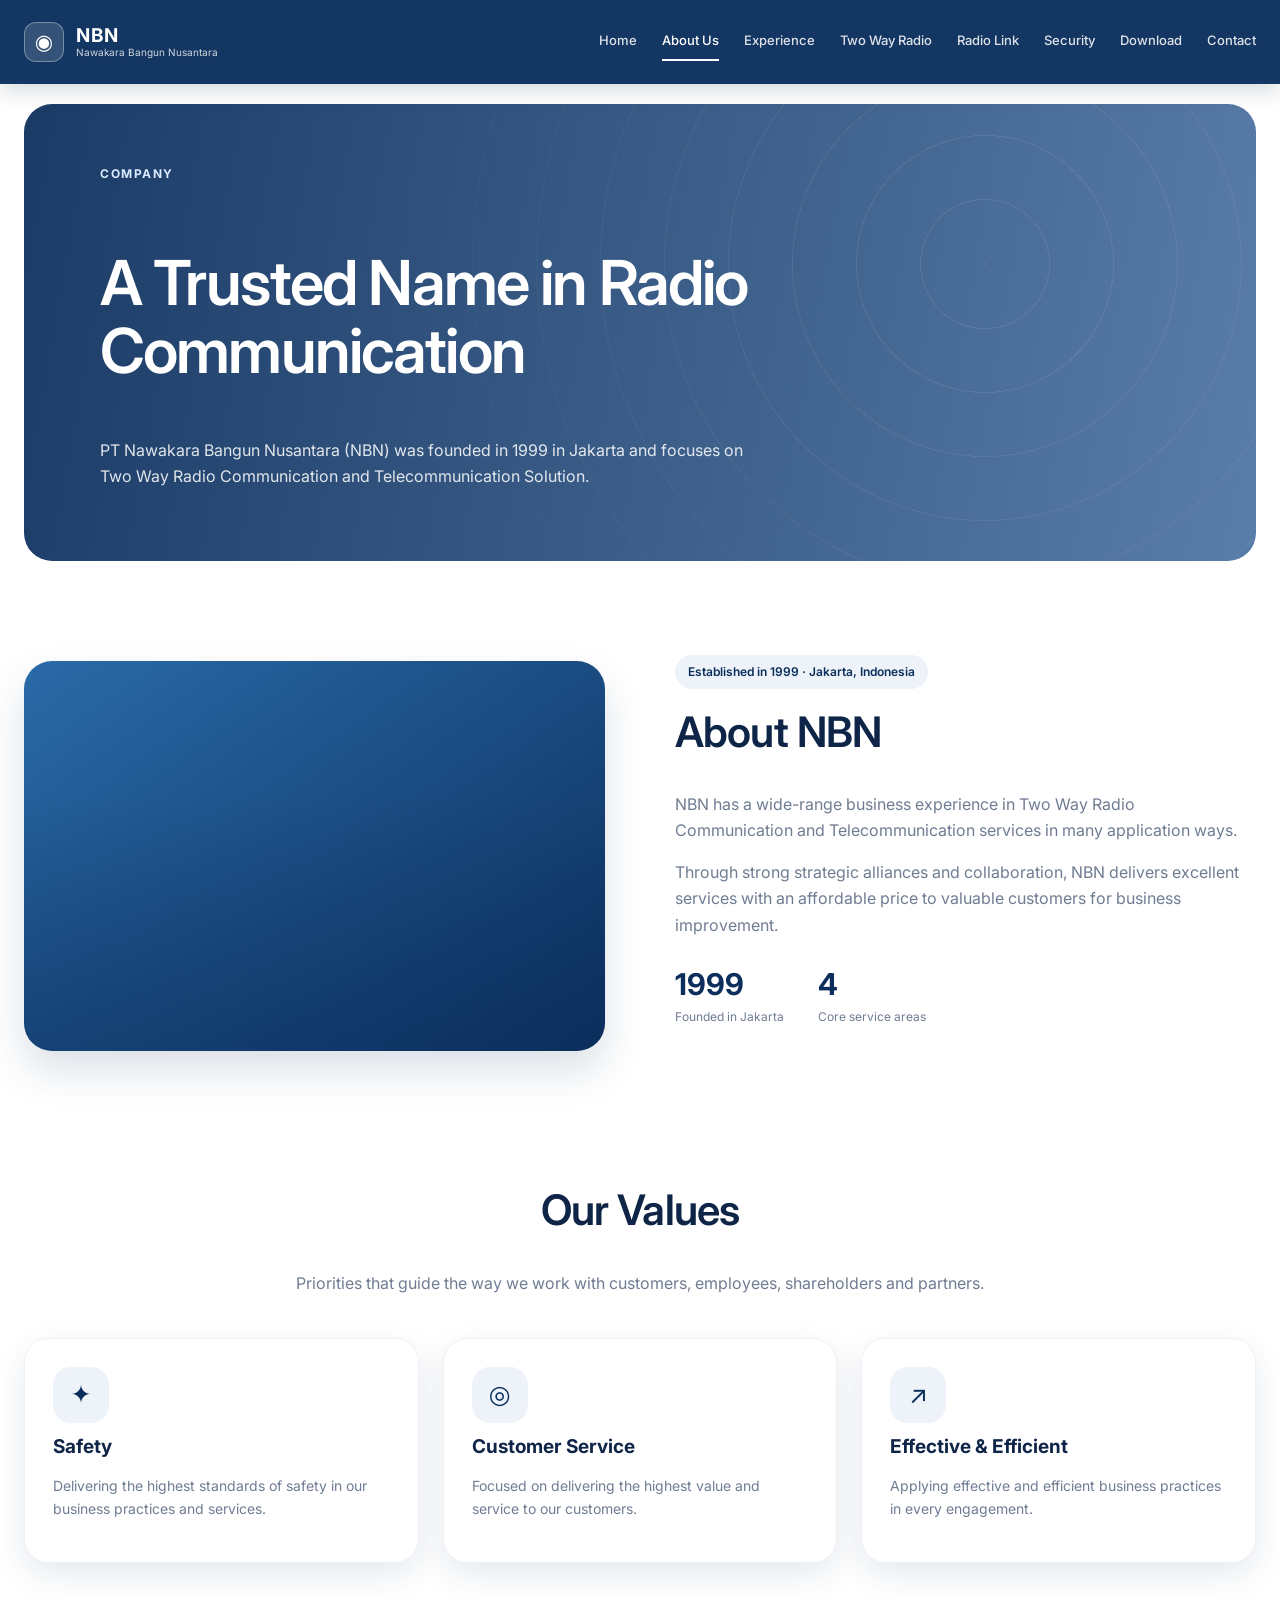
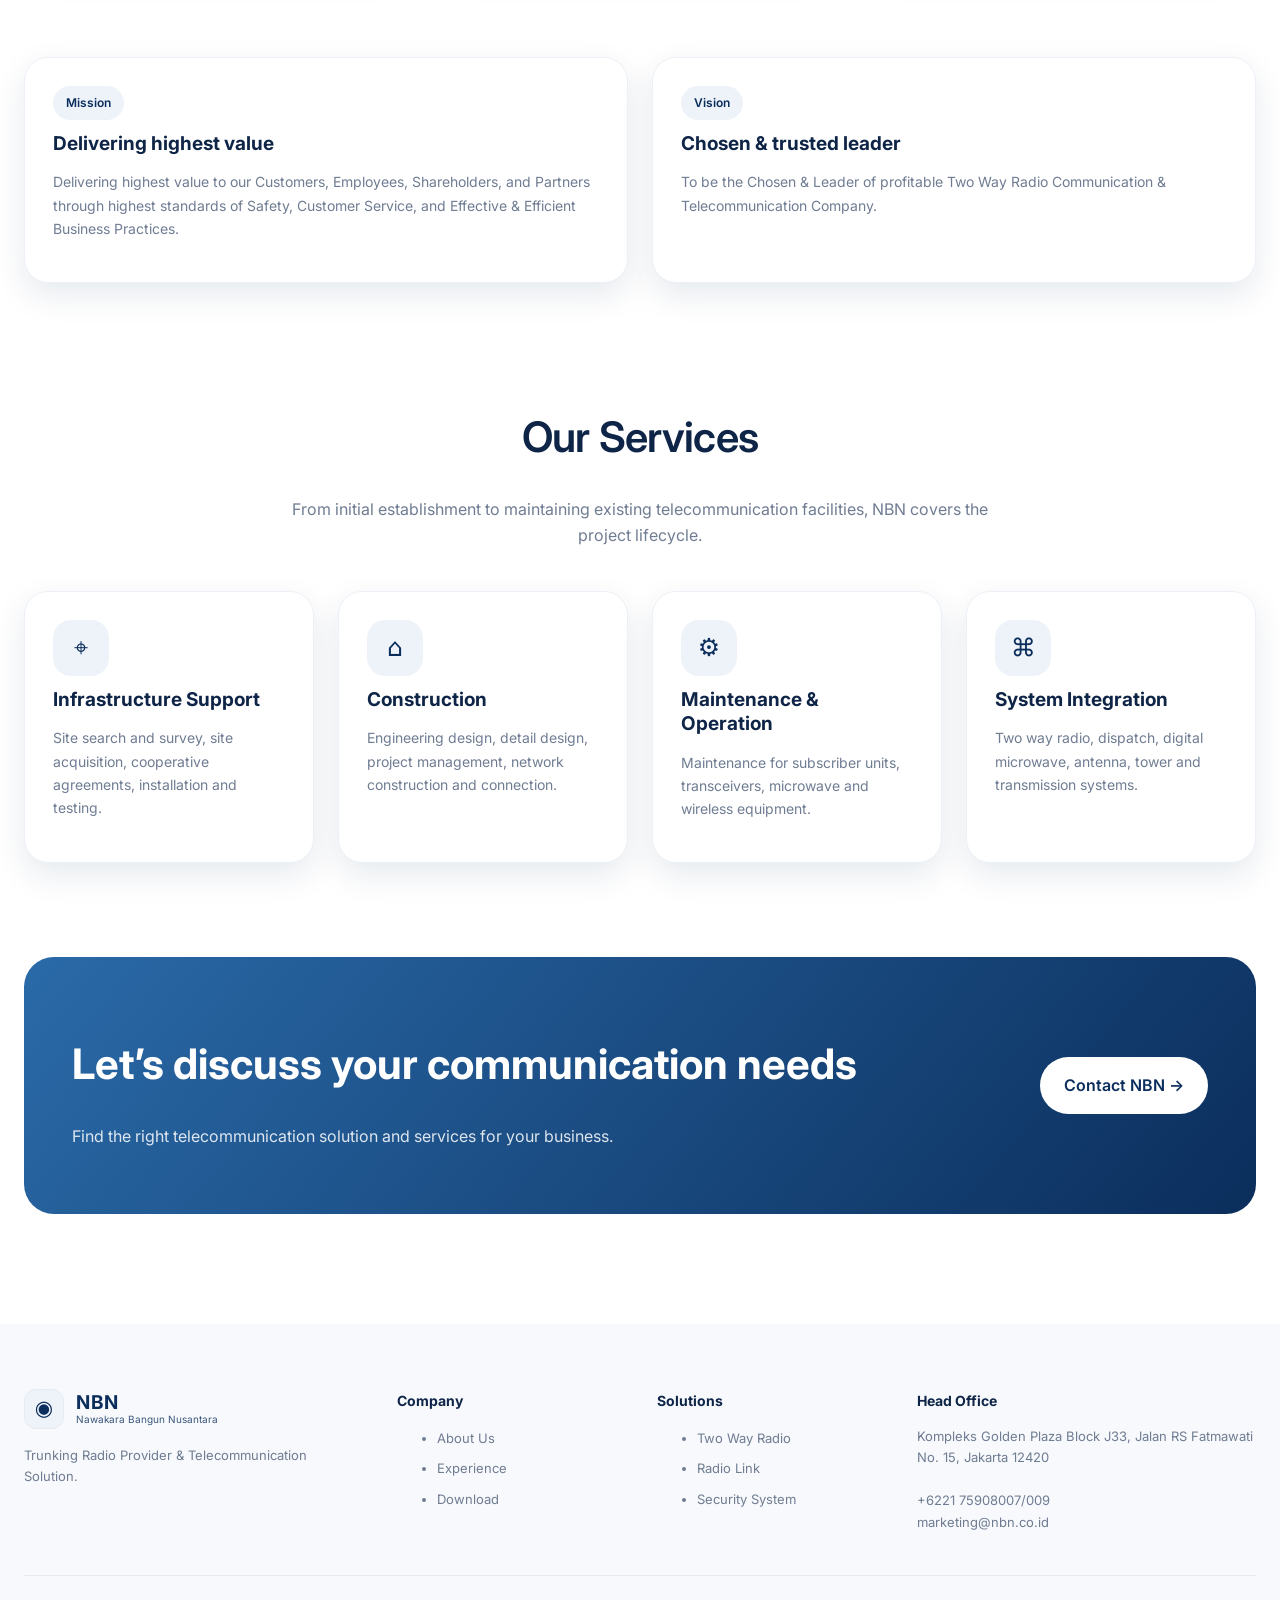
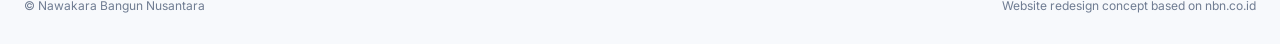
<file: nbn-website-redesign/about.html>
<!doctype html>
<html lang="en">
    <head>
        <meta charset="utf-8">
        <meta name="viewport" content="width=device-width,initial-scale=1">
        <meta name="description" content="About Us - PT Nawakara Bangun Nusantara">
        <title>About Us | NBN</title>
        <link rel="stylesheet" href="assets/styles.css">
    </head>
    <body>
        <header class="nav">
            <div class="nav__inner">
                <a class="logo" href="index.html">
                    <span class="logo__mark">◉</span>
                    <span class="logo__text"><b>NBN</b><small>Nawakara Bangun Nusantara</small></span>
                </a>
                <button class="nav__toggle" aria-label="Toggle navigation" aria-expanded="false">☰</button>
                <nav class="nav__menu" aria-label="Main navigation">
                    <a class="" href="index.html">Home</a>
                    <a class="active" href="about.html">About Us</a>
                    <a class="" href="experience.html">Experience</a>
                    <a class="" href="radio.html">Two Way Radio</a>
                    <a class="" href="radiolink.html">Radio Link</a>
                    <a class="" href="security.html">Security</a>
                    <a class="" href="download.html">Download</a>
                    <a class="" href="contact.html">Contact</a>
                </nav>
            </div>
        </header>
        <main>
            <section class="page-hero" style="--hero-image:url(https://www.nbn.co.id/assets/images/about2.jpg)">
                <div class="page-hero__content">
                    <span class="eyebrow">Company</span>
                    <h1>A Trusted Name in Radio Communication</h1>
                    <p>PT Nawakara Bangun Nusantara (NBN) was founded in 1999 in Jakarta and focuses on Two Way Radio Communication and Telecommunication Solution.</p>
                </div>
            </section>
            <section class="section">
                <div class="container split">
                    <div class="visual">
                        <img src="https://www.nbn.co.id/assets/images/about2.jpg" alt="NBN company and operations" onerror="this.remove()">
                    </div>
                    <div class="content">
                        <span class="pill">Established in 1999 · Jakarta, Indonesia</span>
                        <h2 style="margin-top:18px">About NBN</h2>
                        <p>NBN has a wide-range business experience in Two Way Radio Communication and Telecommunication services in many application ways.</p>
                        <p>Through strong strategic alliances and collaboration, NBN delivers excellent services with an affordable price to valuable customers for business improvement.</p>
                        <div class="stats"><div><b>1999</b>
                            <span>Founded in Jakarta</span>
                        </div>
                        <div>
                            <b>4</b>
                            <span>Core service areas</span>
                        </div>
                    </div>
                </div>
            </div>
        </section>
        <section class="section">
            <div class="container">
                <header class="section-head">
                    <h2>Our Values</h2>
                    <p>Priorities that guide the way we work with customers, employees, shareholders and partners.</p>
                </header>
                <div class="grid grid-3">
                    <article class="card">
                        <div class="iconbox">✦</div>
                        <h3>Safety</h3>
                        <p>Delivering the highest standards of safety in our business practices and services.</p>
                    </article>
                    <article class="card">
                        <div class="iconbox">◎</div>
                        <h3>Customer Service</h3>
                        <p>Focused on delivering the highest value and service to our customers.</p>
                    </article>
                    <article class="card">
                        <div class="iconbox">↗</div>
                        <h3>Effective &amp; Efficient</h3>
                        <p>Applying effective and efficient business practices in every engagement.</p>
                    </article>
                </div>
            </div>
        </section>
        <section class="section">
            <div class="container grid grid-2">
                <article class="card">
                    <span class="pill">Mission</span>
                    <h3>Delivering highest value</h3>
                    <p>Delivering highest value to our Customers, Employees, Shareholders, and Partners through highest standards of Safety, Customer Service, and Effective &amp; Efficient Business Practices.</p>
                </article>
                <article class="card">
                    <span class="pill">Vision</span>
                    <h3>Chosen &amp; trusted leader</h3>
                    <p>To be the Chosen &amp; Leader of profitable Two Way Radio Communication &amp; Telecommunication Company.</p>
                </article>
            </div>
        </section>
        <section class="section">
            <div class="container">
                <header class="section-head">
                    <h2>Our Services</h2>
                    <p>From initial establishment to maintaining existing telecommunication facilities, NBN covers the project lifecycle.</p>
                </header>
                <div class="grid grid-4">
                    <article class="card">
                        <div class="iconbox">⌖</div>
                        <h3>Infrastructure Support</h3>
                        <p>Site search and survey, site acquisition, cooperative agreements, installation and testing.</p>
                    </article>
                    <article class="card">
                        <div class="iconbox">⌂</div>
                        <h3>Construction</h3>
                        <p>Engineering design, detail design, project management, network construction and connection.</p>
                    </article>
                    <article class="card">
                        <div class="iconbox">⚙</div>
                        <h3>Maintenance &amp; Operation</h3>
                        <p>Maintenance for subscriber units, transceivers, microwave and wireless equipment.</p>
                    </article>
                    <article class="card">
                        <div class="iconbox">⌘</div>
                        <h3>System Integration</h3>
                        <p>Two way radio, dispatch, digital microwave, antenna, tower and transmission systems.</p>
                    </article>
                </div>
            </div>
        </section>
        <section class="section">
            <div class="container">
                <div class="callout">
                    <div>
                        <h2>Let’s discuss your communication needs</h2>
                        <p>Find the right telecommunication solution and services for your business.</p>
                    </div>
                    <a class="btn btn--light" href="contact.html">Contact NBN →</a>
                </div>
            </div>
        </section>
    </main>
    <footer class="footer">
        <div class="container">
            <div class="footer__grid">
                <div>
                    <a class="logo" style="color:var(--navy)" href="index.html">
                        <span class="logo__mark" style="background:var(--tint);color:var(--navy);border-color:var(--line)">◉</span>
                        <span class="logo__text">
                            <b>NBN</b>
                            <small>Nawakara Bangun Nusantara</small>
                        </span>
                    </a>
                    <p style="margin-top:16px">Trunking Radio Provider &amp; Telecommunication Solution.</p>
                </div>
                <div>
                    <h4>Company</h4>
                    <ul>
                        <li>
                            <a href="about.html">About Us</a>
                        </li>
                        <li>
                            <a href="experience.html">Experience</a>
                        </li>
                        <li>
                            <a href="download.html">Download</a>
                        </li>
                    </ul>
                </div>
                <div>
                    <h4>Solutions</h4>
                    <ul>
                        <li>
                            <a href="radio.html">Two Way Radio</a>
                        </li>
                        <li>
                            <a href="radiolink.html">Radio Link</a>
                        </li>
                        <li>
                            <a href="security.html">Security System</a>
                        </li>
                    </ul>
                </div>
                <div>
                    <h4>Head Office</h4>
                    <address>Kompleks Golden Plaza Block J33, Jalan RS Fatmawati No. 15, Jakarta 12420<br><br>
                        <a href="tel:+622175908007">+6221 75908007/009</a><br>
                        <a href="mailto:marketing@nbn.co.id">marketing@nbn.co.id</a>
                    </address>
                </div>
            </div>
            <div class="footer__legal">
                <span>© Nawakara Bangun Nusantara</span>
                <span>Website redesign concept based on nbn.co.id</span>
            </div>
        </div>
    </footer>
    <script src="assets/app.js"></script>
</body>
</html>
</file>
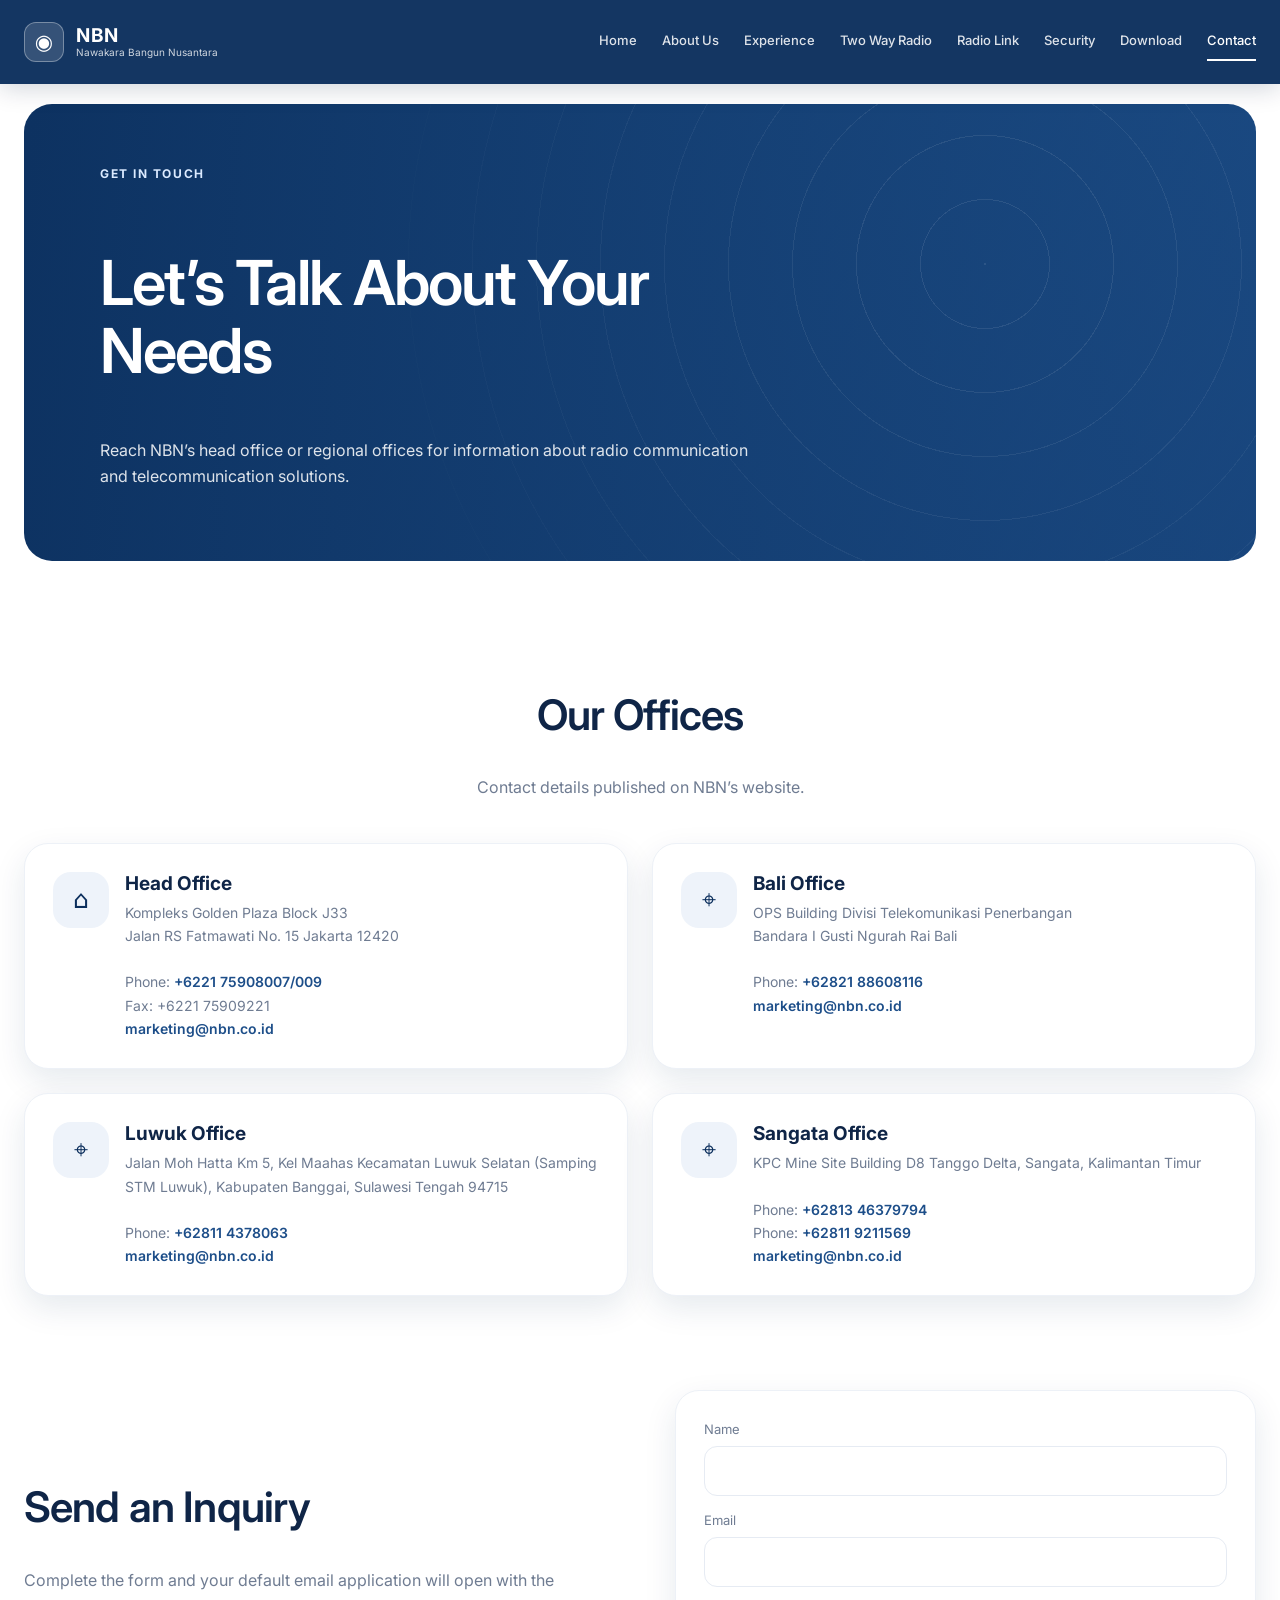
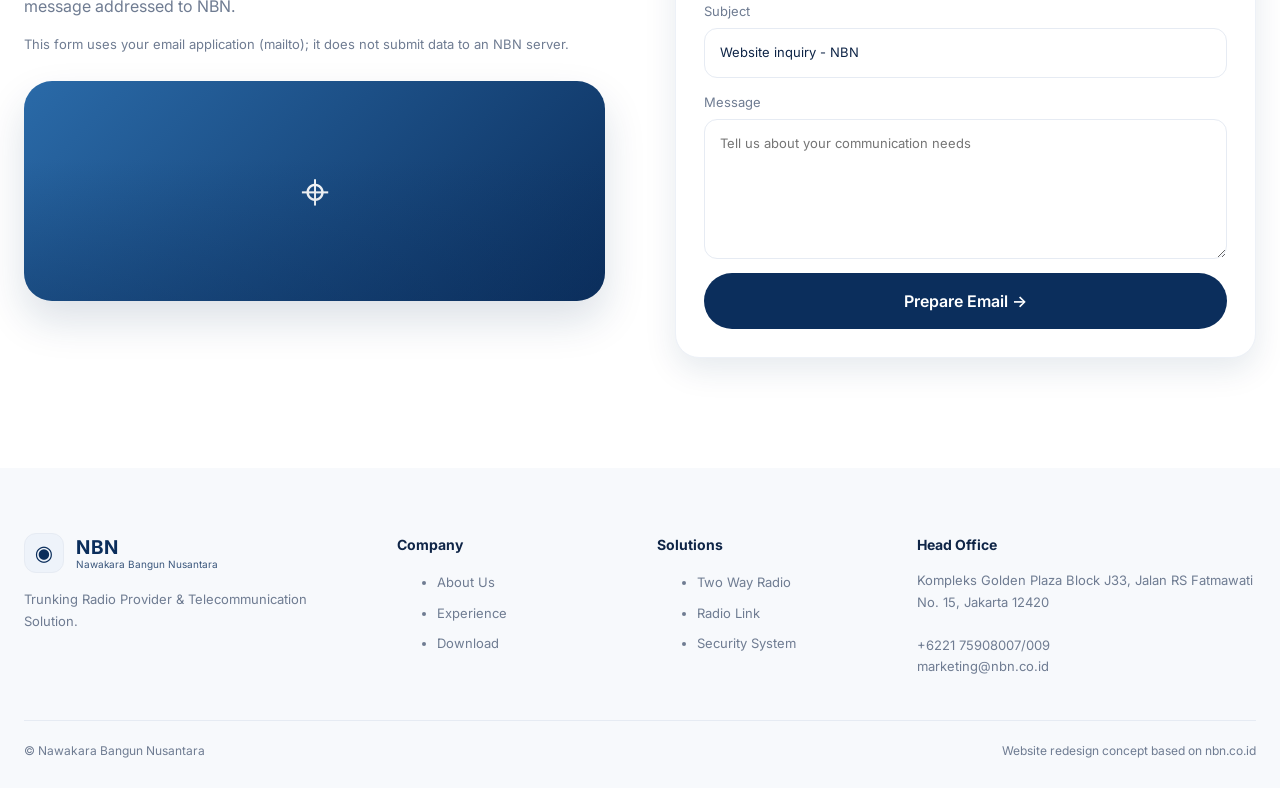
<file: nbn-website-redesign/contact.html>
<!doctype html>
<html lang="en">
    <head>
        <meta charset="utf-8">
        <meta name="viewport" content="width=device-width,initial-scale=1">
        <meta name="description" content="Contact Us - PT Nawakara Bangun Nusantara">
        <title>Contact Us | NBN</title>
        <link rel="stylesheet" href="assets/styles.css">
    </head>
    <body>
        <header class="nav">
            <div class="nav__inner">
                <a class="logo" href="index.html">
                    <span class="logo__mark">◉</span>
                    <span class="logo__text">
                        <b>NBN</b>
                        <small>Nawakara Bangun Nusantara</small>
                    </span>
                </a>
                <button class="nav__toggle" aria-label="Toggle navigation" aria-expanded="false">
                    ☰
                </button>
                <nav class="nav__menu" aria-label="Main navigation">
                    <a class="" href="index.html">Home</a>
                    <a class="" href="about.html">About Us</a>
                    <a class="" href="experience.html">Experience</a>
                    <a class="" href="radio.html">Two Way Radio</a>
                    <a class="" href="radiolink.html">Radio Link</a>
                    <a class="" href="security.html">Security</a>
                    <a class="" href="download.html">Download</a>
                    <a class="active" href="contact.html">Contact</a>
                </nav>
            </div>
        </header>
        <main>
            <section class="page-hero">
                <div class="page-hero__content">
                    <span class="eyebrow">Get in Touch</span>
                    <h1>Let’s Talk About Your Needs</h1>
                    <p>
                        Reach NBN’s head office or regional offices for information about radio communication and telecommunication solutions.
                    </p>
                </div>
            </section>
            <section class="section">
                <div class="container">
                    <header class="section-head">
                        <h2>Our Offices</h2>
                        <p>
                            Contact details published on NBN’s website.
                        </p>
                    </header>
                    <div class="grid grid-2">
                        <article class="card contact-card">
                            <div class="iconbox">⌂</div>
                            <div>
                                <h3>
                                    Head Office
                                </h3>
                                <p>
                                    Kompleks Golden Plaza Block J33
                                    <br>
                                    Jalan RS Fatmawati No. 15 Jakarta 12420
                                    <br>
                                    <br>
                                    Phone:
                                    <a href="tel:+622175908007">
                                        +6221 75908007/009
                                    </a>
                                    <br>
                                    Fax: +6221 75909221
                                    <br>
                                    <a href="mailto:marketing@nbn.co.id">
                                        marketing@nbn.co.id
                                    </a>
                                </p>
                            </div>
                        </article>
                        <article class="card contact-card">
                            <div class="iconbox">⌖</div>
                            <div>
                                <h3>Bali Office</h3>
                                <p>
                                    OPS Building Divisi Telekomunikasi Penerbangan
                                    <br>
                                    Bandara I Gusti Ngurah Rai Bali
                                    <br>
                                    <br>
                                    Phone:
                                    <a href="tel:+6282188608116">
                                        +62821 88608116
                                    </a>
                                    <br>
                                    <a href="mailto:marketing@nbn.co.id">
                                        marketing@nbn.co.id
                                    </a>
                                </p>
                            </div>
                        </article>
                        <article class="card contact-card">
                            <div class="iconbox">⌖</div>
                            <div>
                                <h3>Luwuk Office</h3>
                                <p>
                                    Jalan Moh Hatta Km 5, Kel Maahas Kecamatan Luwuk Selatan (Samping STM Luwuk), Kabupaten Banggai, Sulawesi Tengah 94715
                                    <br>
                                    <br>
                                    Phone:
                                    <a href="tel:+628114378063">
                                        +62811 4378063
                                    </a>
                                    <br>
                                    <a href="mailto:marketing@nbn.co.id">
                                        marketing@nbn.co.id
                                    </a>
                                </p>
                            </div>
                        </article>
                        <article class="card contact-card">
                            <div class="iconbox">⌖</div>
                            <div>
                                <h3>Sangata Office</h3>
                                <p>
                                    KPC Mine Site Building D8 Tanggo Delta, Sangata, Kalimantan Timur
                                    <br>
                                    <br>
                                    Phone:
                                    <a href="tel:+6281346379794">
                                        +62813 46379794
                                    </a>
                                    <br>
                                    Phone:
                                    <a href="tel:+628119211569">
                                        +62811 9211569
                                    </a>
                                    <br>
                                    <a href="mailto:marketing@nbn.co.id">
                                        marketing@nbn.co.id
                                    </a>
                                </p>
                            </div>
                        </article>
                    </div>
                </div>
            </section>
            <section class="section">
                <div class="container split">
                    <div class="content">
                        <h2>Send an Inquiry</h2>
                        <p>
                            Complete the form and your default email application will open with the message addressed to NBN.
                        </p>
                        <p 
                        class="form-note">This form uses your email application (mailto); it does not submit data to an NBN server.
                        </p>
                        <div class="visual" style="min-height:220px;margin-top:25px;background:linear-gradient(135deg,#2a6aa8,#0b2e5c);display:grid;place-items:center;color:white;font-size:50px">⌖</div>
                    </div>
                    <form class="card form" id="contactForm">
                        <label>
                            Name<input name="name" autocomplete="name" required>
                        </label>
                        <label>
                            Email<input type="email" name="email" autocomplete="email" required>
                        </label>
                        <label>
                            Subject<input name="subject" value="Website inquiry - NBN">
                        </label>
                        <label>
                            Message<textarea name="message" required placeholder="Tell us about your communication needs"></textarea>
                        </label>
                        <button class="btn" type="submit">
                            Prepare Email →
                        </button>
                    </form>
                </div>
            </section>
        </main>
        <footer class="footer">
            <div class="container">
                <div class="footer__grid">
                    <div>
                        <a class="logo" style="color:var(--navy)" href="index.html">
                            <span class="logo__mark" style="background:var(--tint);color:var(--navy);border-color:var(--line)">◉</span>
                            <span class="logo__text">
                                <b>NBN</b>
                                <small>
                                    Nawakara Bangun Nusantara
                                </small>
                            </span>
                        </a>
                        <p style="margin-top:16px">
                            Trunking Radio Provider &amp; Telecommunication Solution.
                        </p>
                    </div>
                    <div>
                        <h4>Company</h4>
                        <ul>
                            <li>
                                <a href="about.html">
                                    About Us
                                </a>
                            </li>
                            <li>
                                <a href="experience.html">
                                    Experience
                                </a>
                            </li>
                            <li>
                                <a href="download.html">
                                    Download</a>
                            </li>
                        </ul>
                    </div>
                    <div>
                        <h4>Solutions</h4>
                        <ul>
                            <li>
                                <a href="radio.html">
                                    Two Way Radio
                                </a>
                            </li>
                            <li>
                                <a href="radiolink.html">
                                    Radio Link
                                </a>
                            </li>
                            <li>
                                <a href="security.html">
                                    Security System
                                </a>
                            </li>
                        </ul>
                    </div>
                    <div>
                        <h4>Head Office</h4>
                        <address>
                            Kompleks Golden Plaza Block J33, Jalan RS Fatmawati No. 15, Jakarta 12420
                            <br>
                            <br>
                            <a href="tel:+622175908007">
                                +6221 75908007/009
                            </a>
                            <br>
                            <a href="mailto:marketing@nbn.co.id">
                                marketing@nbn.co.id
                            </a>
                        </address>
                    </div>
                </div>
                <div class="footer__legal">
                    <span>
                        © Nawakara Bangun Nusantara
                    </span>
                    <span>
                        Website redesign concept based on nbn.co.id
                    </span>
                </div>
            </div>
</footer>
    <script src="assets/app.js"></script>
</body>
</html>
</file>
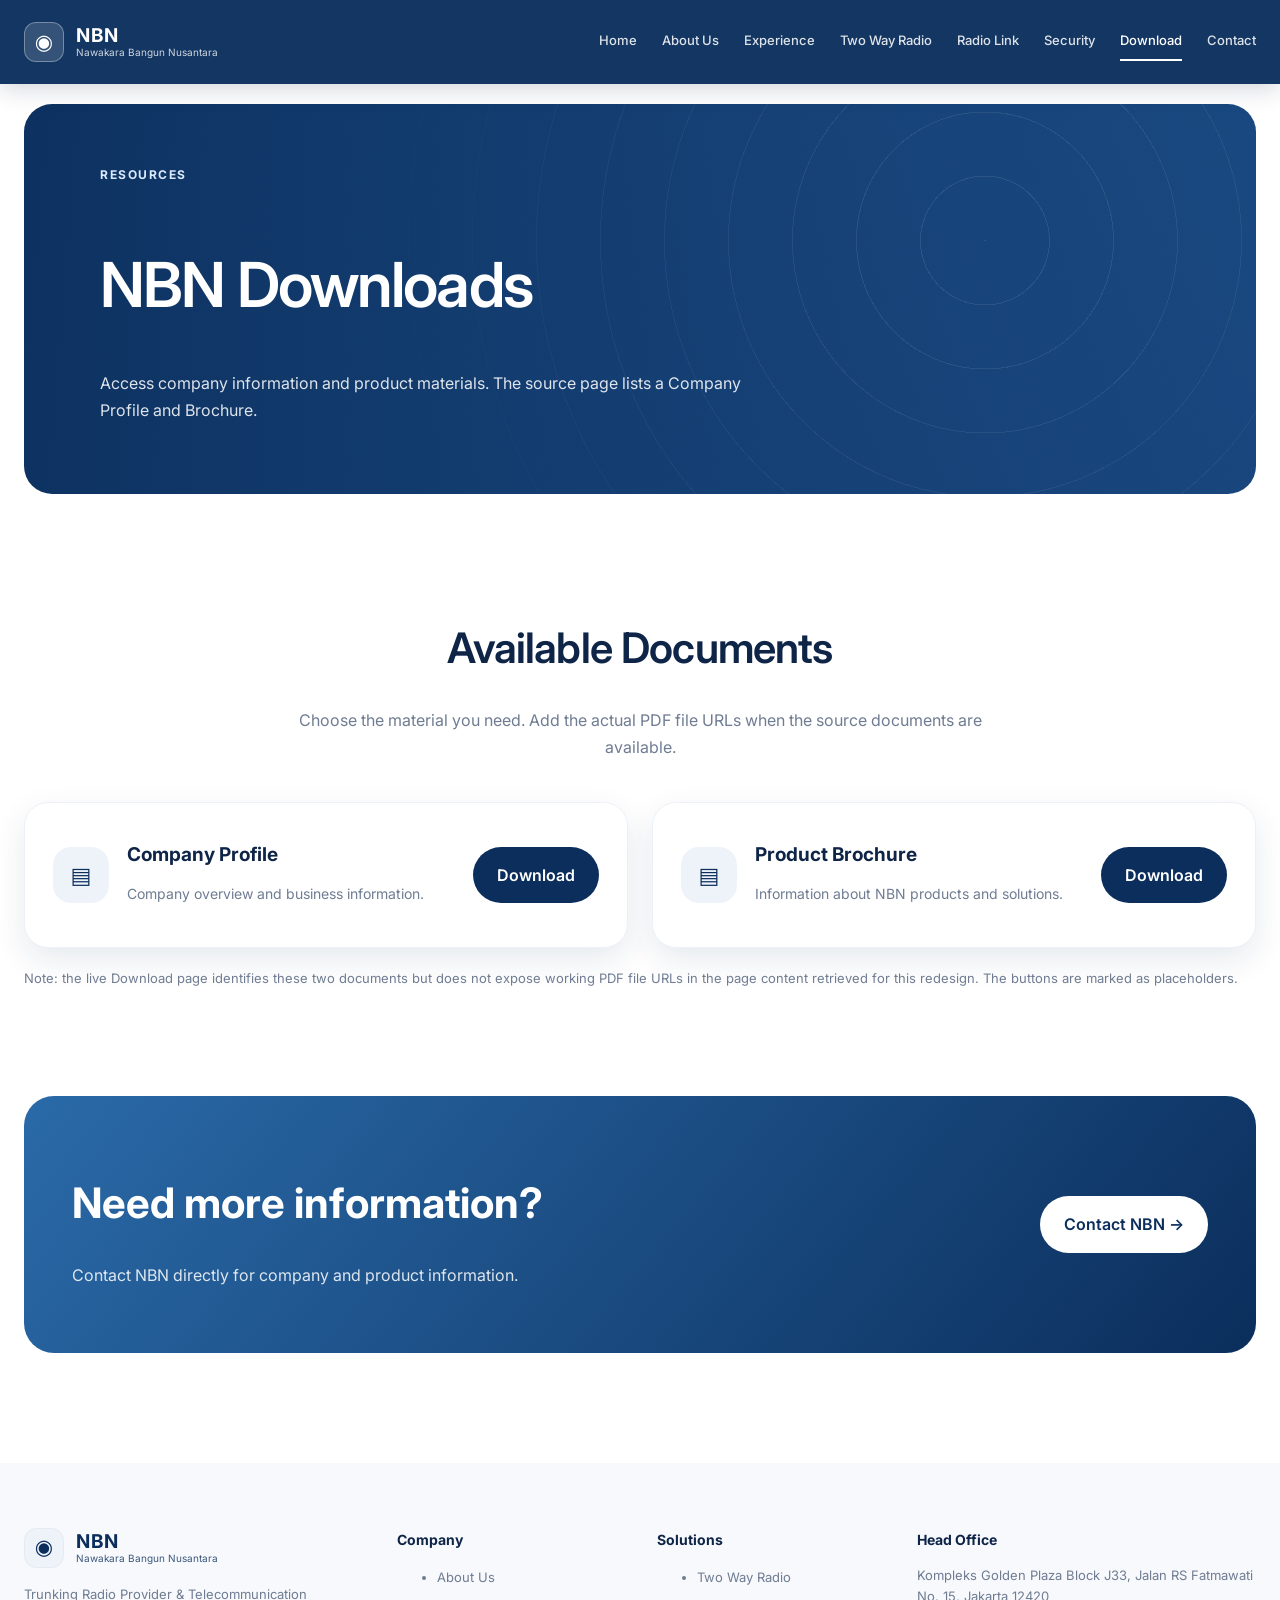
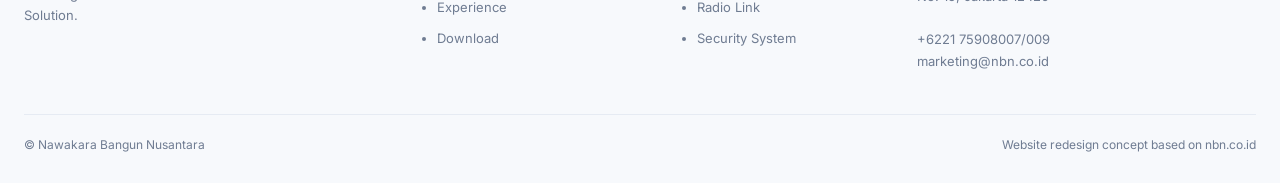
<file: nbn-website-redesign/download.html>
<!doctype html>
<html lang="en">
    <head>
        <meta charset="utf-8">
        <meta name="viewport" content="width=device-width,initial-scale=1">
        <meta name="description" content="Download - PT Nawakara Bangun Nusantara">
        <title>
            Download | NBN
        </title>
        <link rel="stylesheet" href="assets/styles.css">
    </head>
    <body>
        <header class="nav">
            <div class="nav__inner">
                <a class="logo" href="index.html">
                    <span class="logo__mark">◉</span>
                    <span class="logo__text">
                        <b>NBN</b>
                        <small>Nawakara Bangun Nusantara</small>
                    </span>
                </a>
                <button class="nav__toggle" aria-label="Toggle navigation" aria-expanded="false">☰</button>
                <nav class="nav__menu" aria-label="Main navigation">
                    <a class="" href="index.html">
                        Home
                    </a>
                    <a class="" href="about.html">
                        About Us
                    </a>
                    <a class="" href="experience.html">
                        Experience
                    </a>
                    <a class="" href="radio.html">
                        Two Way Radio
                    </a>
                    <a class="" href="radiolink.html">
                        Radio Link
                    </a>
                    <a class="" href="security.html">
                        Security
                    </a>
                    <a class="active" href="download.html">
                        Download
                    </a>
                    <a class="" href="contact.html">
                        Contact
                    </a>
                </nav>
            </div>
        </header>
        <main>
            <section class="page-hero">
                <div class="page-hero__content">
                    <span class="eyebrow">
                        Resources
                    </span>
                    <h1>
                        NBN Downloads
                    </h1>
                    <p>
                        Access company information and product materials. The source page lists a Company Profile and Brochure.
                    </p>
                </div>
            </section>
            <section class="section">
                <div class="container">
                    <header class="section-head">
                        <h2>
                            Available Documents
                        </h2>
                        <p>
                            Choose the material you need. Add the actual PDF file URLs when the source documents are available.
                        </p>
                    </header>
                    <div class="grid grid-2">
                        <article class="card download-item">
                            <div class="iconbox">▤</div>
                            <div>
                                <h3>
                                    Company Profile
                                </h3>
                                <p>
                                    Company overview and business information.
                                </p>
                            </div>
                            <a class="btn" href="#" data-download-placeholder>
                                Download
                            </a>
                        </article>
                        <article class="card download-item">
                            <div class="iconbox">▤</div>
                            <div>
                                <h3>
                                    Product Brochure
                                </h3>
                                <p>
                                    Information about NBN products and solutions.
                                </p>
                            </div>
                            <a class="btn" href="#" data-download-placeholder>
                                Download
                            </a>
                        </article>
                    </div>
                    <p class="form-note" style="margin-top:20px">
                        Note: the live Download page identifies these two documents but does not expose working PDF file URLs in the page content retrieved for this redesign. The buttons are marked as placeholders.
                    </p>
                </div>
            </section>
            <section class="section">
                <div class="container">
                    <div class="callout">
                        <div>
                            <h2>
                                Need more information?
                            </h2>
                            <p>
                                Contact NBN directly for company and product information.
                            </p>
                        </div>
                        <a class="btn btn--light" href="contact.html">
                            Contact NBN →
                        </a>
                    </div>
                </div>
            </section>
        </main>
        <footer class="footer">
            <div class="container">
                <div class="footer__grid">
                    <div>
                        <a class="logo" style="color:var(--navy)" href="index.html">
                            <span class="logo__mark" style="background:var(--tint);color:var(--navy);border-color:var(--line)">
                                ◉
                            </span>
                            <span class="logo__text"><b>NBN</b>
                                <small>
                                    Nawakara Bangun Nusantara
                                </small>
                            </span>
                        </a>
                        <p style="margin-top:16px">
                            Trunking Radio Provider &amp; Telecommunication Solution.
                        </p>
                    </div>
                    <div>
                        <h4>
                            Company
                        </h4>
                        <ul>
                            <li>
                                <a href="about.html">
                                    About Us
                                </a>
                            </li>
                            <li>
                                <a href="experience.html">
                                    Experience
                                </a>
                            </li>
                            <li>
                                <a href="download.html">
                                    Download
                                </a>
                            </li>
                        </ul>
                    </div>
                    <div>
                        <h4>
                            Solutions
                        </h4>
                        <ul>
                            <li>
                                <a href="radio.html">
                                    Two Way Radio
                                </a>
                            </li>
                            <li>
                                <a href="radiolink.html">
                                    Radio Link
                                </a>
                            </li>
                            <li>
                                <a href="security.html">
                                    Security System
                                </a>
                            </li>
                        </ul>
                    </div>
                    <div>
                        <h4>
                            Head Office
                        </h4>
                        <address>
                            Kompleks Golden Plaza Block J33, Jalan RS Fatmawati No. 15, Jakarta 12420
                            <br>
                            <br>
                            <a href="tel:+622175908007">
                                +6221 75908007/009
                            </a>
                            <br>
                            <a href="mailto:marketing@nbn.co.id">
                                marketing@nbn.co.id
                            </a>
                        </address>
                    </div>
                </div>
                <div class="footer__legal">
                    <span>
                        © Nawakara Bangun Nusantara
                    </span>
                    <span>
                        Website redesign concept based on nbn.co.id
                    </span>
                </div>
            </div>
        </footer>
        <script src="assets/app.js"></script>
    </body>
    </html>
</file>
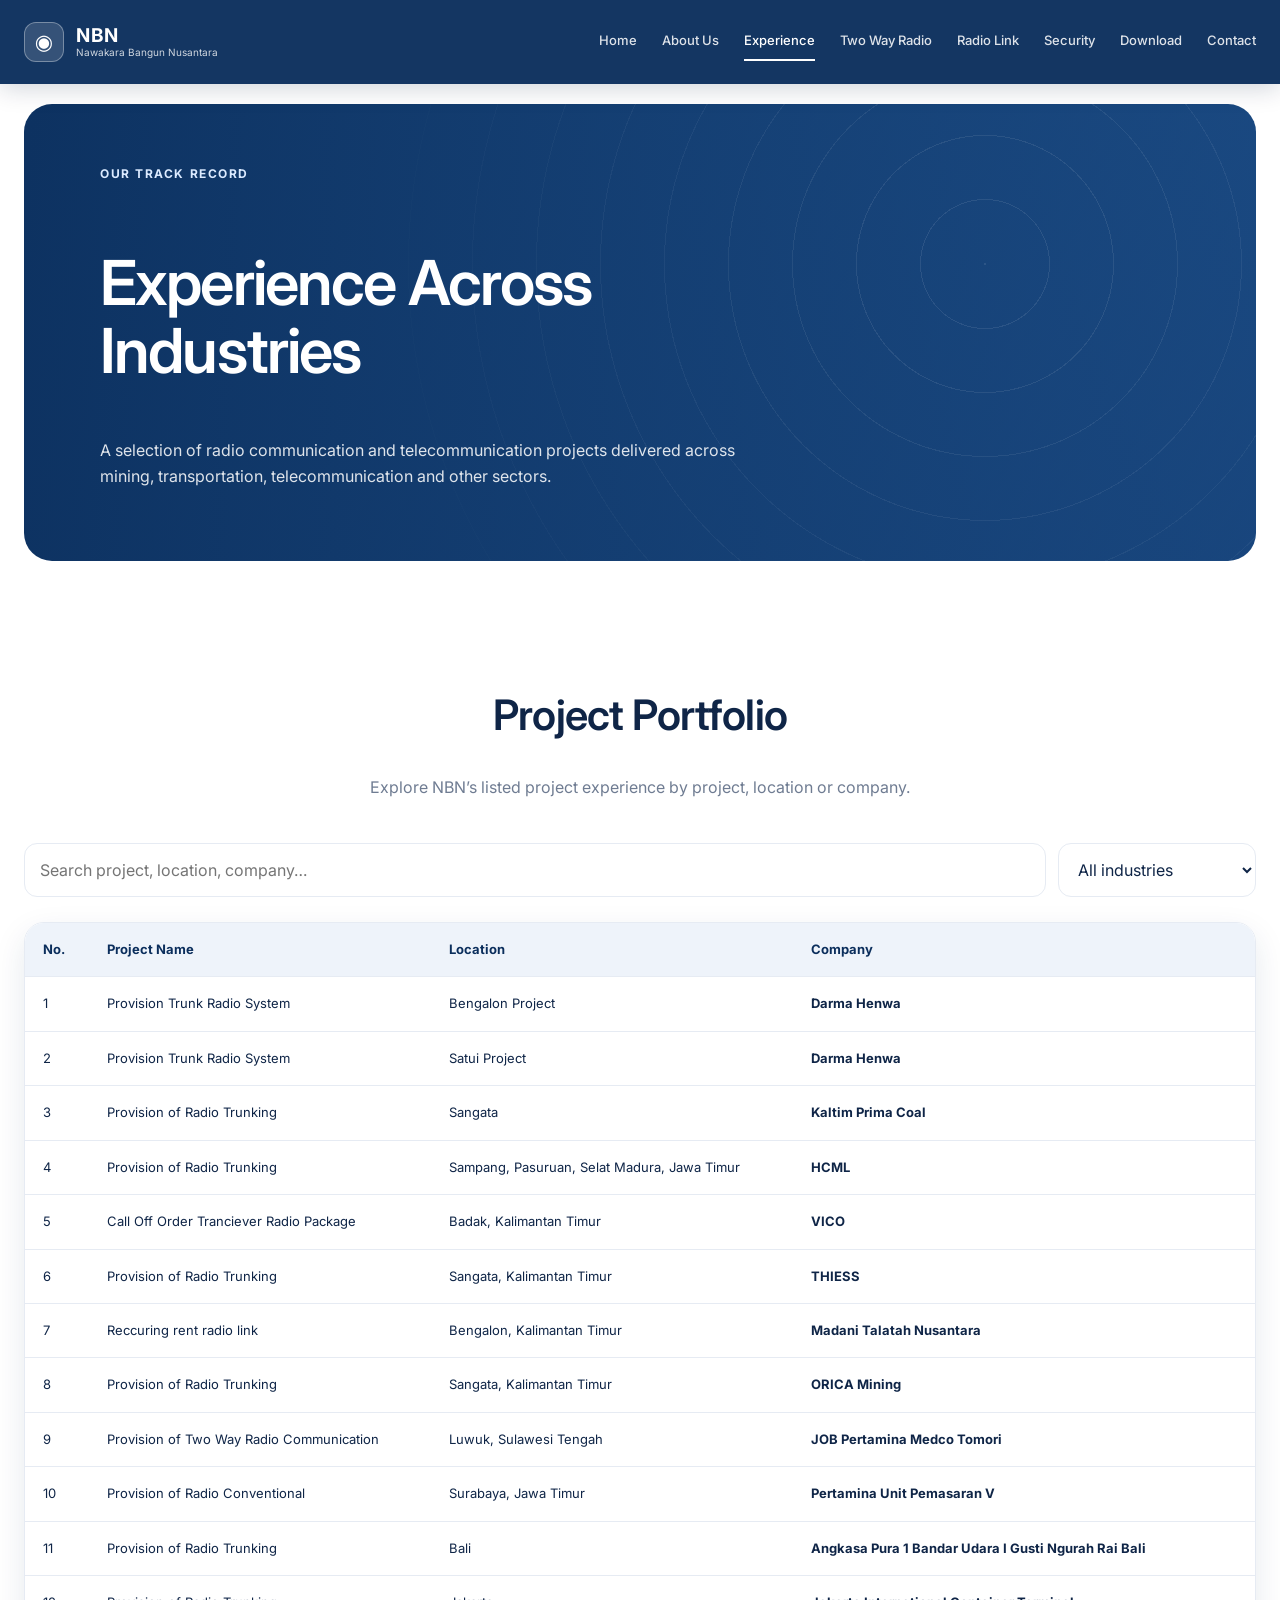
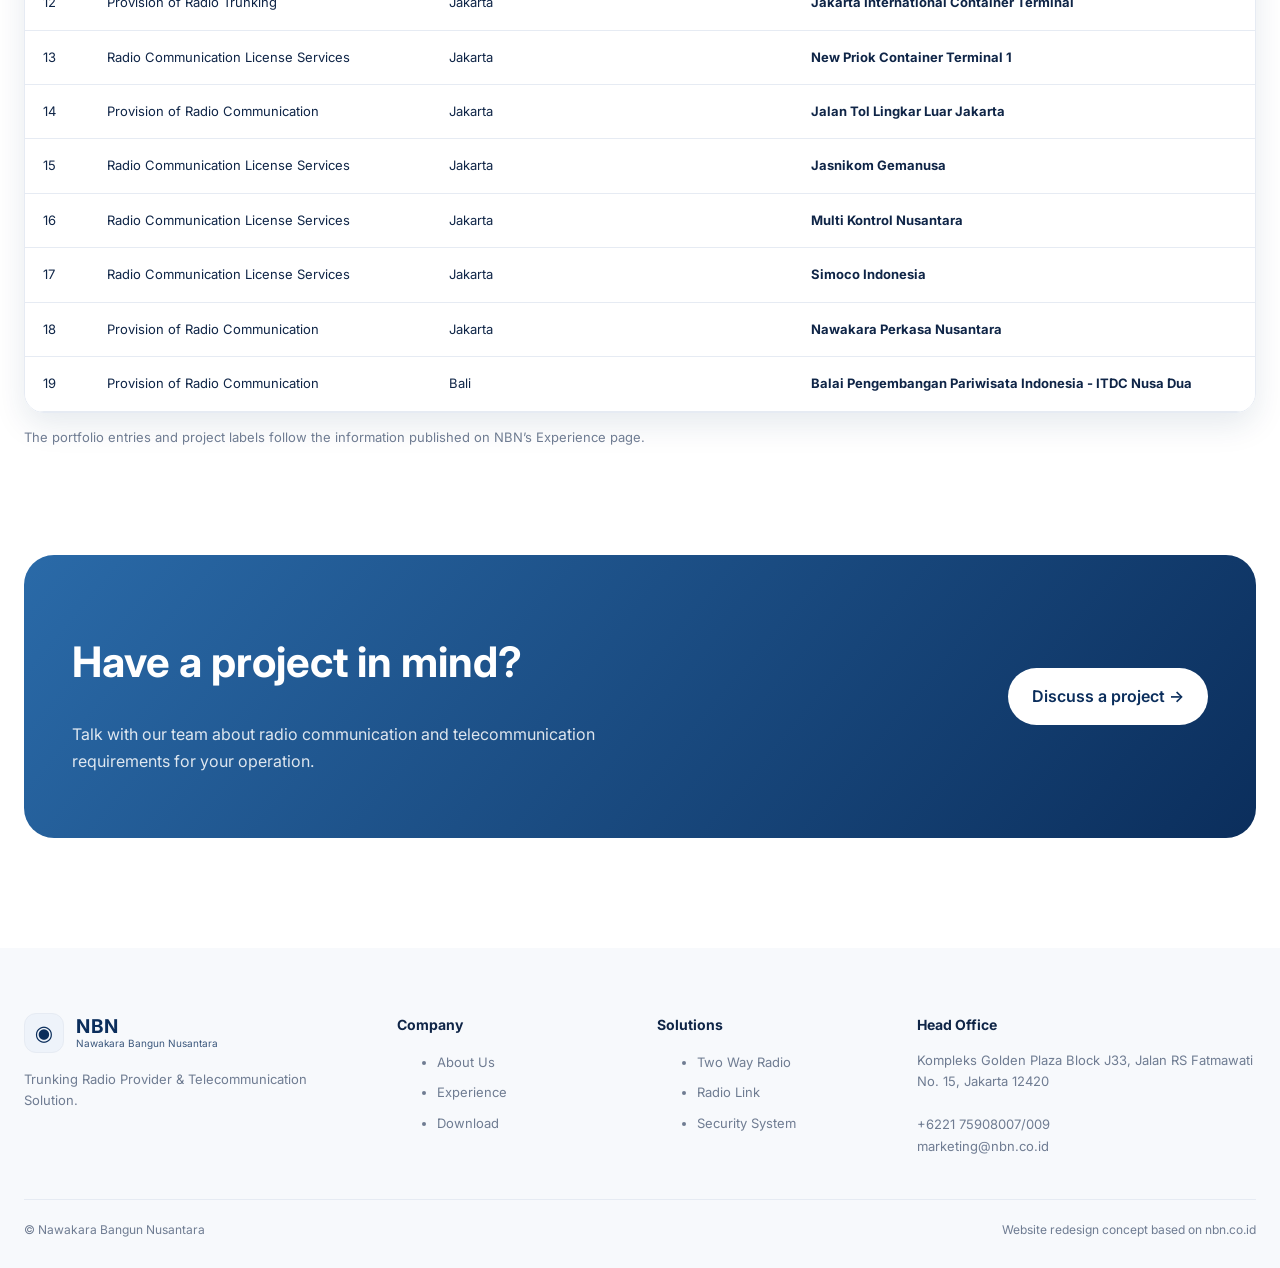
<file: nbn-website-redesign/experience.html>
<!doctype html>
<html lang="en">
    <head>
        <meta charset="utf-8">
        <meta name="viewport" content="width=device-width,initial-scale=1">
        <meta name="description" content="Experience - PT Nawakara Bangun Nusantara">
        <title>Experience | NBN</title>
        <link rel="stylesheet" href="assets/styles.css">
    </head>
    <body>
        <header class="nav">
            <div class="nav__inner">
                <a class="logo" href="index.html">
                    <span class="logo__mark">
                        ◉
                    </span>
                    <span class="logo__text">
                        <b>
                            NBN
                        </b>
                        <small>
                            Nawakara Bangun Nusantara
                        </small>
                    </span>
                </a>
                <button class="nav__toggle" aria-label="Toggle navigation" aria-expanded="false">
                    ☰
                </button>
                <nav class="nav__menu" aria-label="Main navigation">
                    <a class="" href="index.html">
                        Home
                    </a>
                    <a class="" href="about.html">
                        About Us
                    </a>
                    <a class="active" href="experience.html">
                        Experience
                    </a>
                    <a class="" href="radio.html">
                        Two Way Radio
                    </a>
                    <a class="" href="radiolink.html">
                        Radio Link
                    </a>
                    <a class="" href="security.html">
                        Security
                    </a>
                    <a class="" href="download.html">
                        Download
                    </a>
                    <a class="" href="contact.html">
                        Contact
                    </a>
                </nav>
            </div>
        </header>
        <main>
            <section class="page-hero">
                <div class="page-hero__content">
                    <span class="eyebrow">
                        Our Track Record
                    </span>
                    <h1>
                        Experience Across Industries
                    </h1>
                    <p>
                        A selection of radio communication and telecommunication projects delivered across mining, transportation, telecommunication and other sectors.
                    </p>
                </div>
            </section>
            <section class="section">
                <div class="container">
                    <header class="section-head">
                        <h2>
                            Project Portfolio
                        </h2>
                        <p>
                            Explore NBN’s listed project experience by project, location or company.
                        </p>
                    </header>
                    <div class="filterbar">
                        <input id="projectSearch" type="search" placeholder="Search project, location, company…" aria-label="Search projects">
                        <select id="industryFilter" aria-label="Filter industry">
                            <option value="">All industries</option>
                            <option value="mining-oil-&-gas">Mining, Oil &amp; Gas</option>
                            <option value="transportation">Transportation</option>
                            <option value="telecommunication">Telecommunication</option>
                            <option value="others">Others</option>
                        </select>
                    </div>
                    <div class="table-wrap">
                        <table>
                            <thead>
                                <tr>
                                    <th>No.</th>
                                    <th>Project Name</th>
                                    <th>Location</th>
                                    <th>Company</th>
                                </tr>
                            </thead>
                            <tbody>
                                <tr data-project-row data-industry="mining-oil-&-gas">
                                    <td>1</td>
                                    <td>Provision Trunk Radio System</td>
                                    <td>Bengalon Project</td>
                                    <td><strong>Darma Henwa</strong></td>
                                </tr>
                                <tr data-project-row data-industry="mining-oil-&-gas">
                                    <td>2</td>
                                    <td>Provision Trunk Radio System</td>
                                    <td>Satui Project</td>
                                    <td><strong>Darma Henwa</strong></td>
                                </tr>
                                <tr data-project-row data-industry="mining-oil-&-gas">
                                    <td>
                                        3
                                    </td>
                                    <td>
                                        Provision of Radio Trunking
                                    </td>
                                    <td>
                                        Sangata
                                    </td>
                                    <td>
                                        <strong>
                                            Kaltim Prima Coal
                                        </strong>
                                    </td>
                                </tr>
                                <tr data-project-row data-industry="mining-oil-&-gas">
                                    <td>
                                        4
                                    </td>
                                    <td>
                                        Provision of Radio Trunking
                                    </td>
                                    <td>
                                        Sampang, Pasuruan, Selat Madura, Jawa Timur
                                    </td>
                                    <td>
                                        <strong>
                                            HCML
                                        </strong>
                                    </td>
                                </tr>
                                <tr data-project-row data-industry="mining-oil-&-gas">
                                    <td>
                                        5
                                    </td>
                                    <td>
                                        Call Off Order Tranciever Radio Package
                                    </td>
                                    <td>
                                        Badak, Kalimantan Timur
                                    </td>
                                    <td>
                                        <strong>
                                            VICO
                                        </strong>
                                    </td>
                                </tr>
                                <tr data-project-row data-industry="mining-oil-&-gas">
                                    <td>
                                        6
                                    </td>
                                    <td>
                                        Provision of Radio Trunking
                                    </td>
                                    <td>
                                        Sangata, Kalimantan Timur
                                    </td>
                                    <td>
                                        <strong>
                                            THIESS
                                        </strong>
                                    </td>
                                </tr>
                                <tr data-project-row data-industry="mining-oil-&-gas">
                                    <td>
                                        7
                                    </td>
                                    <td>
                                        Reccuring rent radio link
                                    </td>
                                    <td>
                                        Bengalon, Kalimantan Timur
                                    </td>
                                    <td>
                                        <strong>
                                            Madani Talatah Nusantara
                                        </strong>
                                    </td>
                                </tr>
                                <tr data-project-row data-industry="mining-oil-&-gas">
                                    <td>
                                        8
                                    </td>
                                    <td>
                                        Provision of Radio Trunking
                                    </td>
                                    <td>
                                        Sangata, Kalimantan Timur
                                    </td>
                                    <td>
                                        <strong>
                                            ORICA Mining
                                        </strong>
                                    </td>
                                </tr>
                                <tr data-project-row data-industry="mining-oil-&-gas">
                                    <td>
                                        9
                                    </td>
                                    <td>
                                        Provision of Two Way Radio Communication
                                    </td>
                                    <td>
                                        Luwuk, Sulawesi Tengah
                                    </td>
                                    <td>
                                        <strong>
                                            JOB Pertamina Medco Tomori
                                        </strong>
                                    </td>
                                </tr>
                                <tr data-project-row data-industry="mining-oil-&-gas">
                                    <td>
                                        10
                                    </td>
                                    <td>
                                        Provision of Radio Conventional
                                    </td>
                                    <td>
                                        Surabaya, Jawa Timur
                                    </td>
                                    <td>
                                        <strong>
                                            Pertamina Unit Pemasaran V
                                        </strong>
                                    </td>
                                </tr>
                                <tr data-project-row data-industry="transportation">
                                    <td>
                                        11
                                    </td>
                                    <td>
                                        Provision of Radio Trunking
                                    </td>
                                    <td>
                                        Bali
                                    </td>
                                    <td>
                                        <strong>
                                            Angkasa Pura 1 Bandar Udara I Gusti Ngurah Rai Bali
                                        </strong>
                                    </td>
                                </tr>
                                <tr data-project-row data-industry="transportation">
                                    <td>
                                        12
                                    </td>
                                    <td>
                                        Provision of Radio Trunking
                                    </td>
                                    <td>
                                        Jakarta
                                    </td>
                                    <td>
                                        <strong>
                                            Jakarta International Container Terminal
                                        </strong>
                                    </td>
                                </tr>
                                <tr data-project-row data-industry="transportation">
                                    <td>
                                        13
                                    </td>
                                    <td>
                                        Radio Communication License Services
                                    </td>
                                    <td>
                                        Jakarta
                                    </td>
                                    <td>
                                        <strong>
                                            New Priok Container Terminal 1
                                        </strong>
                                    </td>
                                </tr>
                                <tr data-project-row data-industry="transportation">
                                    <td>
                                        14
                                    </td>
                                    <td>
                                        Provision of Radio Communication
                                    </td>
                                    <td>
                                        Jakarta
                                    </td>
                                    <td>
                                        <strong>
                                            Jalan Tol Lingkar Luar Jakarta
                                        </strong>
                                    </td>
                                </tr>
                                <tr data-project-row data-industry="telecommunication">
                                    <td>
                                        15
                                    </td>
                                    <td>
                                        Radio Communication License Services
                                    </td>
                                    <td>
                                        Jakarta
                                    </td>
                                    <td>
                                        <strong>
                                            Jasnikom Gemanusa
                                        </strong>
                                    </td>
                                </tr>
                                <tr data-project-row data-industry="telecommunication">
                                    <td>
                                        16
                                    </td>
                                    <td>
                                        Radio Communication License Services
                                    </td>
                                    <td>
                                        Jakarta
                                    </td>
                                    <td>
                                        <strong>
                                            Multi Kontrol Nusantara
                                        </strong>
                                    </td>
                                </tr>
                                <tr data-project-row data-industry="telecommunication">
                                    <td>
                                        17
                                    </td>
                                    <td>
                                        Radio Communication License Services
                                    </td>
                                    <td>
                                        Jakarta
                                    </td>
                                    <td>
                                        <strong>
                                            Simoco Indonesia
                                        </strong>
                                    </td>
                                </tr>
                                <tr data-project-row data-industry="others">
                                    <td>
                                        18
                                    </td>
                                    <td>
                                        Provision of Radio Communication
                                    </td>
                                    <td>
                                        Jakarta
                                    </td>
                                    <td>
                                        <strong>
                                            Nawakara Perkasa Nusantara
                                        </strong>
                                    </td>
                                </tr>
                                <tr data-project-row data-industry="others">
                                    <td>
                                        19
                                    </td>
                                    <td>
                                        Provision of Radio Communication
                                    </td>
                                    <td>
                                        Bali
                                    </td>
                                    <td>
                                        <strong>
                                            Balai Pengembangan Pariwisata Indonesia - ITDC Nusa Dua
                                        </strong>
                                    </td>
                                </tr>
                            </tbody>
                        </table>
                    </div>
                    <p class="form-note" style="margin-top:14px">
                        The portfolio entries and project labels follow the information published on NBN’s Experience page.
                    </p>
                </div>
            </section>
            <section class="section">
                <div class="container">
                    <div class="callout">
                        <div>
                            <h2>
                                Have a project in mind?
                            </h2>
                            <p>
                                Talk with our team about radio communication and telecommunication requirements for your operation.
                            </p>
                        </div>
                        <a class="btn btn--light" href="contact.html">
                            Discuss a project →
                        </a>
                    </div>
                </div>
            </section>
        </main>
        <footer class="footer">
            <div class="container">
                <div class="footer__grid">
                    <div>
                        <a class="logo" style="color:var(--navy)" href="index.html">
                            <span class="logo__mark" style="background:var(--tint);color:var(--navy);border-color:var(--line)">
                                ◉
                            </span>
                            <span class="logo__text">
                                <b>
                                    NBN
                                </b>
                                <small>
                                    Nawakara Bangun Nusantara
                                </small>
                            </span>
                        </a>
                        <p style="margin-top:16px">
                            Trunking Radio Provider &amp; Telecommunication Solution.
                        </p>
                    </div>
                    <div>
                        <h4>
                            Company
                        </h4>
                        <ul>
                            <li>
                                <a href="about.html">
                                    About Us
                                </a>
                            </li>
                            <li>
                                <a href="experience.html">
                                    Experience
                                </a>
                            </li>
                            <li>
                                <a href="download.html">
                                    Download
                                </a>
                            </li>
                        </ul>
                    </div>
                    <div>
                        <h4>
                            Solutions
                        </h4>
                        <ul>
                            <li>
                                <a href="radio.html">
                                    Two Way Radio
                                </a>
                            </li>
                            <li>
                                <a href="radiolink.html">
                                    Radio Link
                                </a>
                            </li>
                            <li>
                                <a href="security.html">
                                    Security System
                                </a>
                            </li>
                        </ul>
                    </div>
                    <div>
                        <h4>
                            Head Office
                        </h4>
                        <address>
                            Kompleks Golden Plaza Block J33, Jalan RS Fatmawati No. 15, Jakarta 12420
                            <br>
                            <br>
                            <a href="tel:+622175908007">
                                +6221 75908007/009
                            </a>
                            <br>
                            <a href="mailto:marketing@nbn.co.id">
                                marketing@nbn.co.id
                            </a>
                        </address>
                    </div>
                </div>
                <div class="footer__legal">
                    <span>
                        © Nawakara Bangun Nusantara
                    </span>
                    <span>
                        Website redesign concept based on nbn.co.id
                    </span>
                </div>
            </div>
        </footer>
        <script src="assets/app.js"></script>
    </body>
</html>
</file>
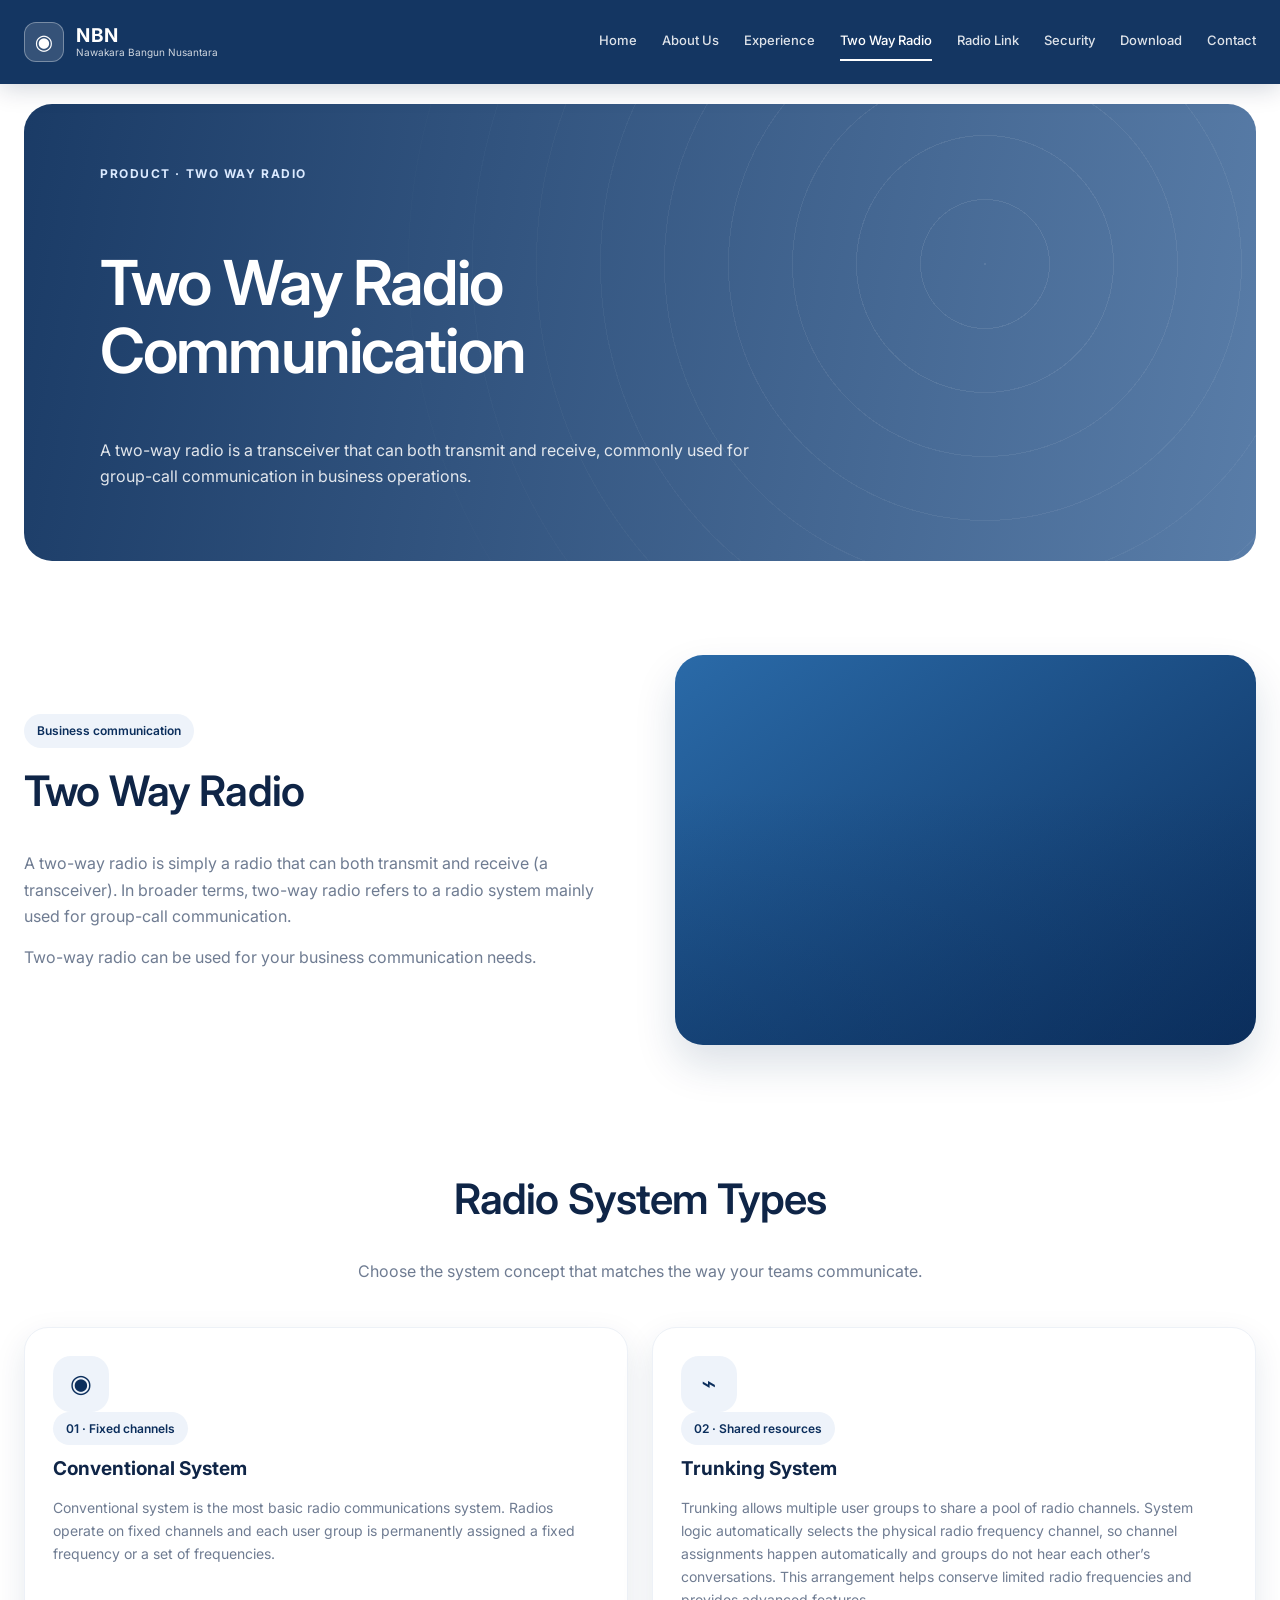
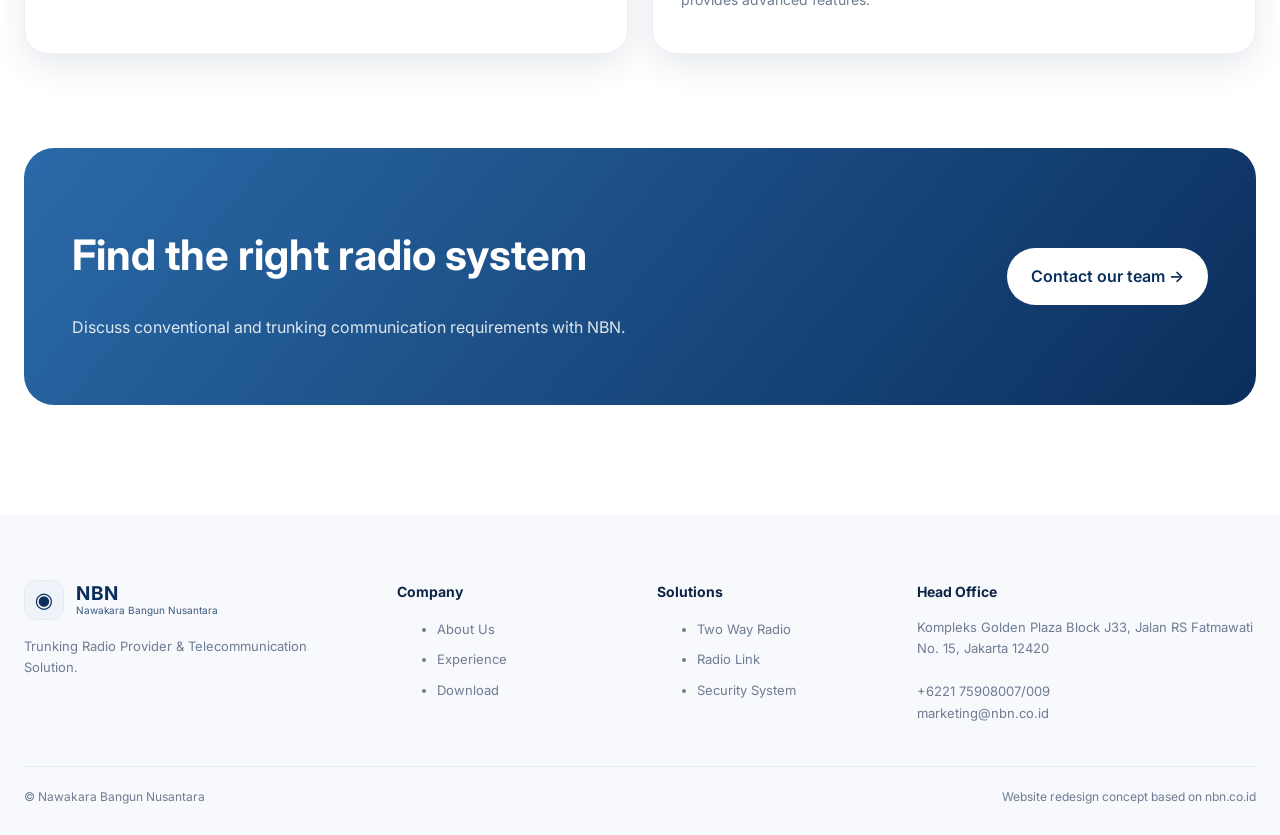
<file: nbn-website-redesign/radio.html>
<!doctype html>
<html lang="en">

    <head>
        <meta charset="utf-8">
        <meta name="viewport" content="width=device-width,initial-scale=1">
        <meta name="description" content="Two Way Radio - PT Nawakara Bangun Nusantara">
        <title>Two Way Radio | NBN</title>
        <link rel="stylesheet" href="assets/styles.css">
    </head>
    <body>
        <header class="nav">
            <div class="nav__inner">
                <a class="logo" href="index.html">
                    <span class="logo__mark">
                        ◉
                    </span>
                    <span class="logo__text">
                        <b>
                            NBN
                        </b>
                        <small>
                            Nawakara Bangun Nusantara
                        </small>
                    </span>
                </a>
                <button class="nav__toggle" aria-label="Toggle navigation" aria-expanded="false">
                    ☰
                </button>
                <nav class="nav__menu" aria-label="Main navigation">
                    <a class="" href="index.html">
                        Home
                    </a>
                    <a class="" href="about.html">
                        About Us
                    </a>
                    <a class="" href="experience.html">
                        Experience
                    </a>
                    <a class="active" href="radio.html">
                        Two Way Radio
                    </a>
                    <a class="" href="radiolink.html">
                        Radio Link
                    </a>
                    <a class="" href="security.html">
                        Security
                    </a>
                    <a class="" href="download.html">
                        Download
                    </a>
                    <a class="" href="contact.html">
                        Contact
                    </a>
                </nav>
            </div>
        </header>
        <main>
            <section class="page-hero" style="--hero-image:url(https://www.nbn.co.id/assets/images/radio4.jpg)">
                <div class="page-hero__content">
                    <span class="eyebrow">
                        Product · Two Way Radio
                    </span>
                    <h1>
                        Two Way Radio Communication
                    </h1>
                    <p>
                        A two-way radio is a transceiver that can both transmit and receive, commonly used for group-call communication in business operations.
                    </p>
                </div>
            </section>
            <section class="section">
                <div class="container split">
                    <div class="content">
                        <span class="pill">
                            Business communication
                        </span>
                        <h2 style="margin-top:18px">
                            Two Way Radio
                        </h2>
                        <p>
                            A two-way radio is simply a radio that can both transmit and receive (a transceiver). In broader terms, two-way radio refers to a radio system mainly used for group-call communication.
                        </p>
                        <p>
                            Two-way radio can be used for your business communication needs.
                        </p>
                    </div>
                    <div class="visual">
                        <img src="https://www.nbn.co.id/assets/images/radio4.jpg" alt="Two way radio communication equipment" onerror="this.remove()">
                    </div>
                </div>
            </section>
            <section class="section">
                <div class="container">
                    <header class="section-head">
                        <h2>
                            Radio System Types
                        </h2>
                        <p>
                            Choose the system concept that matches the way your teams communicate.
                        </p>
                    </header>
                    <div class="grid grid-2">
                        <article class="card">
                            <div class="iconbox">
                                ◉
                            </div>
                            <span class="pill">
                                01 · Fixed channels
                            </span>
                            <h3>
                                Conventional System
                            </h3>
                            <p>
                                Conventional system is the most basic radio communications system. Radios operate on fixed channels and each user group is permanently assigned a fixed frequency or a set of frequencies.
                            </p>
                        </article>
                        <article class="card">
                            <div class="iconbox">
                                ⌁
                            </div>
                            <span class="pill">
                                02 · Shared resources
                            </span>
                            <h3>
                                Trunking System
                            </h3>
                            <p>
                                Trunking allows multiple user groups to share a pool of radio channels. System logic automatically selects the physical radio frequency channel, so channel assignments happen automatically and groups do not hear each other’s conversations. This arrangement helps conserve limited radio frequencies and provides advanced features.
                            </p>
                        </article>
                    </div>
                </div>
            </section>
            <section class="section">
                <div class="container">
                    <div class="callout">
                        <div>
                            <h2>
                                Find the right radio system
                            </h2>
                            <p>
                                Discuss conventional and trunking communication requirements with NBN.
                            </p>
                        </div>
                        <a class="btn btn--light" href="contact.html">
                            Contact our team →
                        </a>
                    </div>
                </div>
            </section>
        </main>
        <footer class="footer">
            <div class="container">
                <div class="footer__grid">
                    <div>
                        <a class="logo" style="color:var(--navy)" href="index.html">
                            <span class="logo__mark" style="background:var(--tint);color:var(--navy);border-color:var(--line)">
                                ◉
                            </span>
                            <span class="logo__text">
                                <b>
                                    NBN
                                </b>
                                <small>
                                    Nawakara Bangun Nusantara
                                </small>
                            </span>
                        </a>
                        <p style="margin-top:16px">
                            Trunking Radio Provider &amp; Telecommunication Solution.
                        </p>
                    </div>
                    <div>
                        <h4>
                            Company
                        </h4>
                        <ul>
                            <li>
                                <a href="about.html">
                                    About Us
                                </a>
                            </li>
                            <li>
                                <a href="experience.html">
                                    Experience
                                </a>
                            </li>
                            <li>
                                <a href="download.html">
                                    Download
                                </a>
                            </li>
                        </ul>
                    </div>
                    <div>
                        <h4>
                            Solutions
                        </h4>
                        <ul>
                            <li>
                                <a href="radio.html">
                                    Two Way Radio
                                </a>
                            </li>
                            <li>
                                <a href="radiolink.html">
                                    Radio Link
                                </a>
                            </li>
                            <li>
                                <a href="security.html">
                                    Security System
                                </a>
                            </li>
                        </ul>
                    </div>
                    <div>
                        <h4>
                            Head Office
                        </h4>
                        <address>
                            Kompleks Golden Plaza Block J33, Jalan RS Fatmawati No. 15, Jakarta 12420<br><br>
                            <a href="tel:+622175908007">
                                +6221 75908007/009
                            </a><br>
                            <a href="mailto:marketing@nbn.co.id">
                                marketing@nbn.co.id
                            </a>
                        </address>
                    </div>
                </div>
                <div class="footer__legal">
                    <span>© Nawakara Bangun Nusantara</span>
                    <span>Website redesign concept based on nbn.co.id</span>
                </div>
            </div>
        </footer>
        <script src="assets/app.js"></script>
    </body>
</html>
</file>
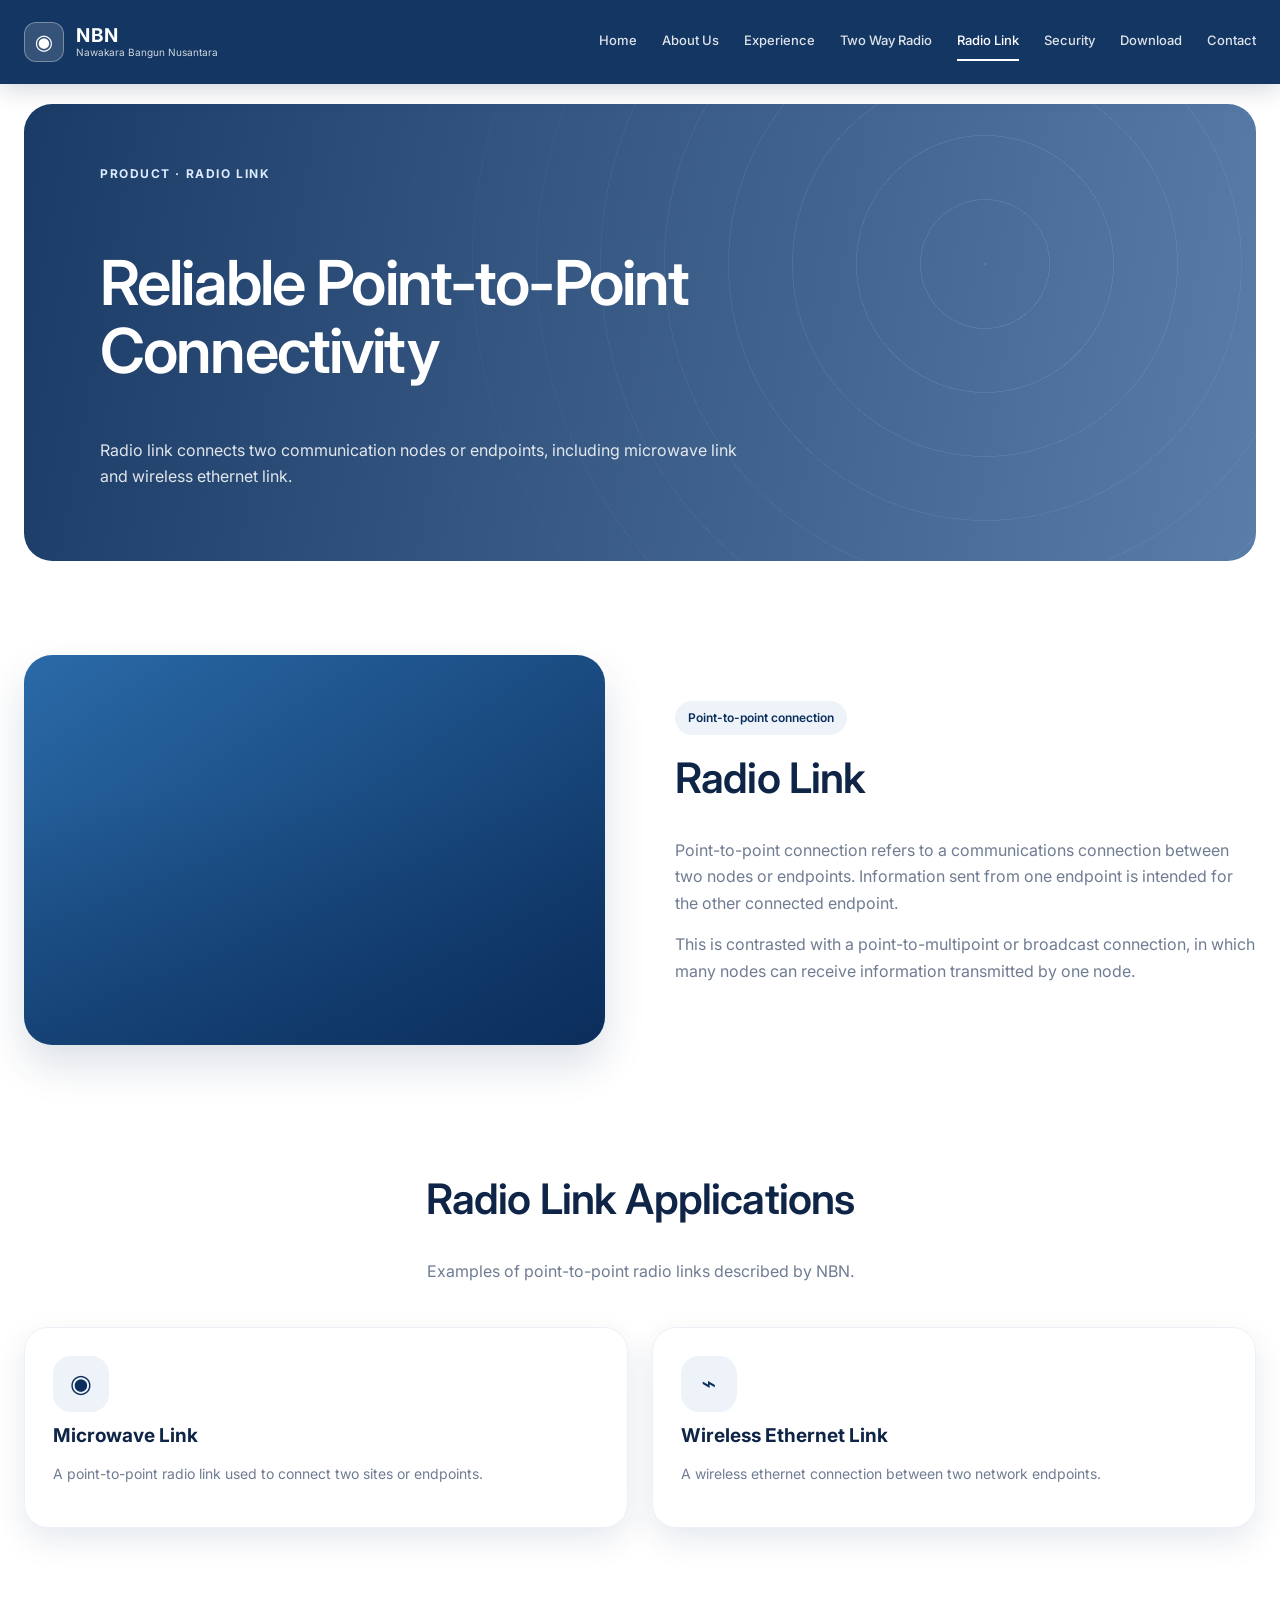
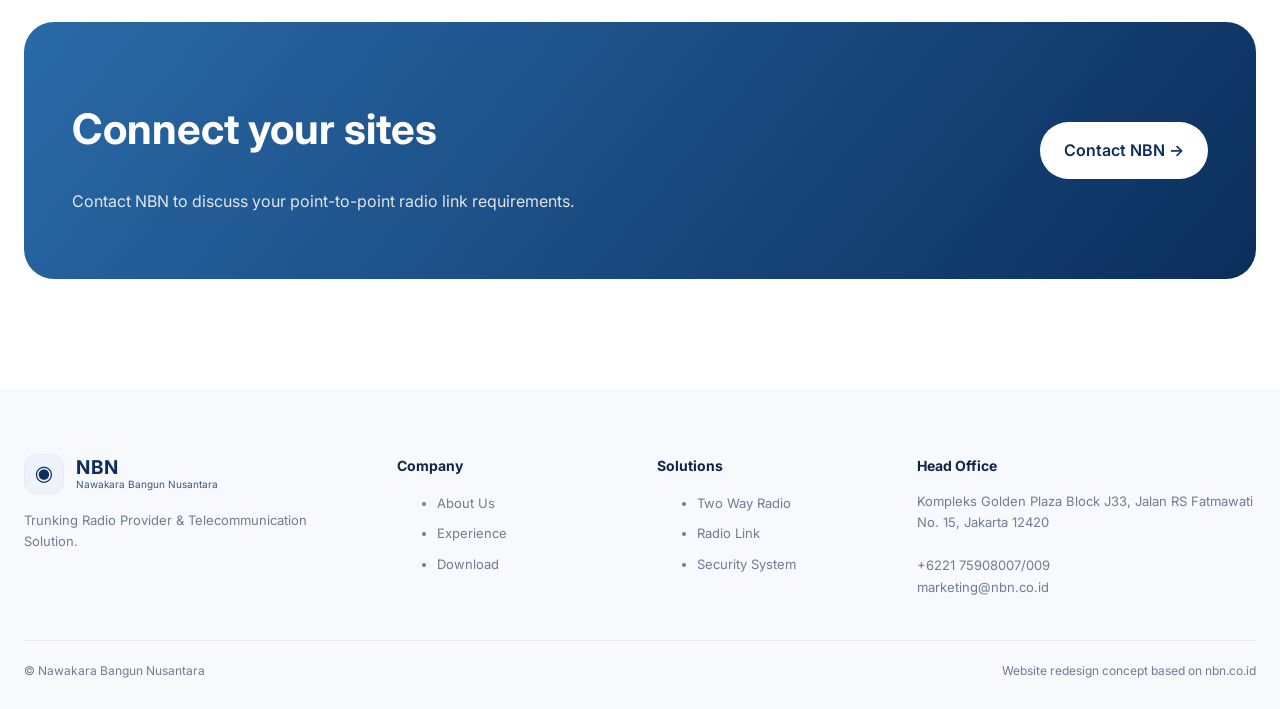
<file: nbn-website-redesign/radiolink.html>
<!doctype html>
<html lang="en">
    <head>
        <meta charset="utf-8">
        <meta name="viewport" content="width=device-width,initial-scale=1">
        <meta name="description" content="Radio Link - PT Nawakara Bangun Nusantara">
        <title>
            Radio Link | NBN
        </title>
        <link rel="stylesheet" href="assets/styles.css">
    </head>
    <body>
        <header class="nav">
            <div class="nav__inner">
                <a class="logo" href="index.html">
                    <span class="logo__mark">
                        ◉
                    </span>
                    <span class="logo__text">
                        <b>
                            NBN
                        </b>
                        <small>
                            Nawakara Bangun Nusantara
                        </small>
                    </span>
                </a>
                <button class="nav__toggle" aria-label="Toggle navigation" aria-expanded="false">
                    ☰
                </button>
                <nav class="nav__menu" aria-label="Main navigation">
                    <a class="" href="index.html">
                        Home
                    </a>
                    <a class="" href="about.html">
                        About Us
                    </a>
                    <a class="" href="experience.html">
                        Experience
                    </a>
                    <a class="" href="radio.html">
                        Two Way Radio
                    </a>
                    <a class="active" href="radiolink.html">
                        Radio Link
                    </a>
                    <a class="" href="security.html">
                        Security
                    </a>
                    <a class="" href="download.html">
                        Download
                    </a>
                    <a class="" href="contact.html">
                        Contact
                    </a>
                </nav>
            </div>
        </header>
        <main>
            <section class="page-hero" style="--hero-image:url(https://www.nbn.co.id/assets/images/radiolink.jpg)">
                <div class="page-hero__content">
                    <span class="eyebrow">
                        Product · Radio Link
                    </span>
                    <h1>
                        Reliable Point-to-Point Connectivity
                    </h1>
                    <p>
                        Radio link connects two communication nodes or endpoints, including microwave link and wireless ethernet link.
                    </p>
                </div>
            </section>
            <section class="section">
                <div class="container split">
                    <div class="visual">
                        <img src="https://www.nbn.co.id/assets/images/radiolink.jpg" alt="Radio link infrastructure" onerror="this.remove()">
                    </div>
                    <div class="content">
                        <span class="pill">
                            Point-to-point connection
                        </span>
                        <h2 style="margin-top:18px">
                            Radio Link
                        </h2>
                        <p>
                            Point-to-point connection refers to a communications connection between two nodes or endpoints. Information sent from one endpoint is intended for the other connected endpoint.
                        </p>
                        <p>
                            This is contrasted with a point-to-multipoint or broadcast connection, in which many nodes can receive information transmitted by one node.
                        </p>
                    </div>
                </div>
            </section>
            <section class="section">
                <div class="container">
                    <header class="section-head">
                        <h2>
                            Radio Link Applications
                        </h2>
                        <p>
                            Examples of point-to-point radio links described by NBN.
                        </p>
                    </header>
                    <div class="grid grid-2">
                        <article class="card">
                            <div class="iconbox">
                                ◉
                            </div>
                            <h3>
                                Microwave Link
                            </h3>
                            <p>
                                A point-to-point radio link used to connect two sites or endpoints.
                            </p>
                        </article>
                        <article class="card">
                            <div class="iconbox">
                                ⌁
                            </div>
                            <h3>
                                Wireless Ethernet Link
                            </h3>
                            <p>
                                A wireless ethernet connection between two network endpoints.
                            </p>
                        </article>
                    </div>
                </div>
            </section>
            <section class="section">
                <div class="container">
                    <div class="callout">
                        <div>
                            <h2>
                                Connect your sites
                            </h2>
                            <p>
                                Contact NBN to discuss your point-to-point radio link requirements.
                            </p>
                        </div>
                        <a class="btn btn--light" href="contact.html">
                            Contact NBN →
                        </a>
                    </div>
                </div>
            </section>
        </main>
        <footer class="footer">
            <div class="container">
                <div class="footer__grid">
                    <div>
                        <a class="logo" style="color:var(--navy)" href="index.html">
                            <span class="logo__mark" style="background:var(--tint);color:var(--navy);border-color:var(--line)">
                                ◉
                            </span>
                            <span class="logo__text">
                                <b>NBN</b>
                                <small>Nawakara Bangun Nusantara</small>
                            </span>
                        </a>
                        <p style="margin-top:16px">
                            Trunking Radio Provider &amp; Telecommunication Solution.
                        </p>
                    </div>
                    <div>
                        <h4>
                            Company
                        </h4>
                        <ul>
                            <li>
                                <a href="about.html">
                                    About Us
                                </a>
                            </li>
                            <li>
                                <a href="experience.html">
                                    Experience
                                </a>
                            </li>
                            <li>
                                <a href="download.html">
                                    Download
                                </a>
                            </li>
                        </ul>
                    </div>
                    <div>
                        <h4>
                            Solutions
                        </h4>
                        <ul>
                            <li>
                                <a href="radio.html">
                                    Two Way Radio
                                </a>
                            </li>
                            <li>
                                <a href="radiolink.html">
                                    Radio Link
                                </a>
                            </li>
                            <li>
                                <a href="security.html">
                                    Security System
                                </a>
                            </li>
                        </ul>
                    </div>
                    <div>
                        <h4>
                            Head Office
                        </h4>
                        <address>
                            Kompleks Golden Plaza Block J33, Jalan RS Fatmawati No. 15, Jakarta 12420<br><br><a href="tel:+622175908007">+6221 75908007/009</a><br><a href="mailto:marketing@nbn.co.id">marketing@nbn.co.id</a></address>
                    </div>
                </div>
                <div class="footer__legal">
                    <span>© Nawakara Bangun Nusantara</span>
                    <span>Website redesign concept based on nbn.co.id</span>
                </div>
            </div>
        </footer>
        <script src="assets/app.js"></script>
    </body>
</html>
</file>
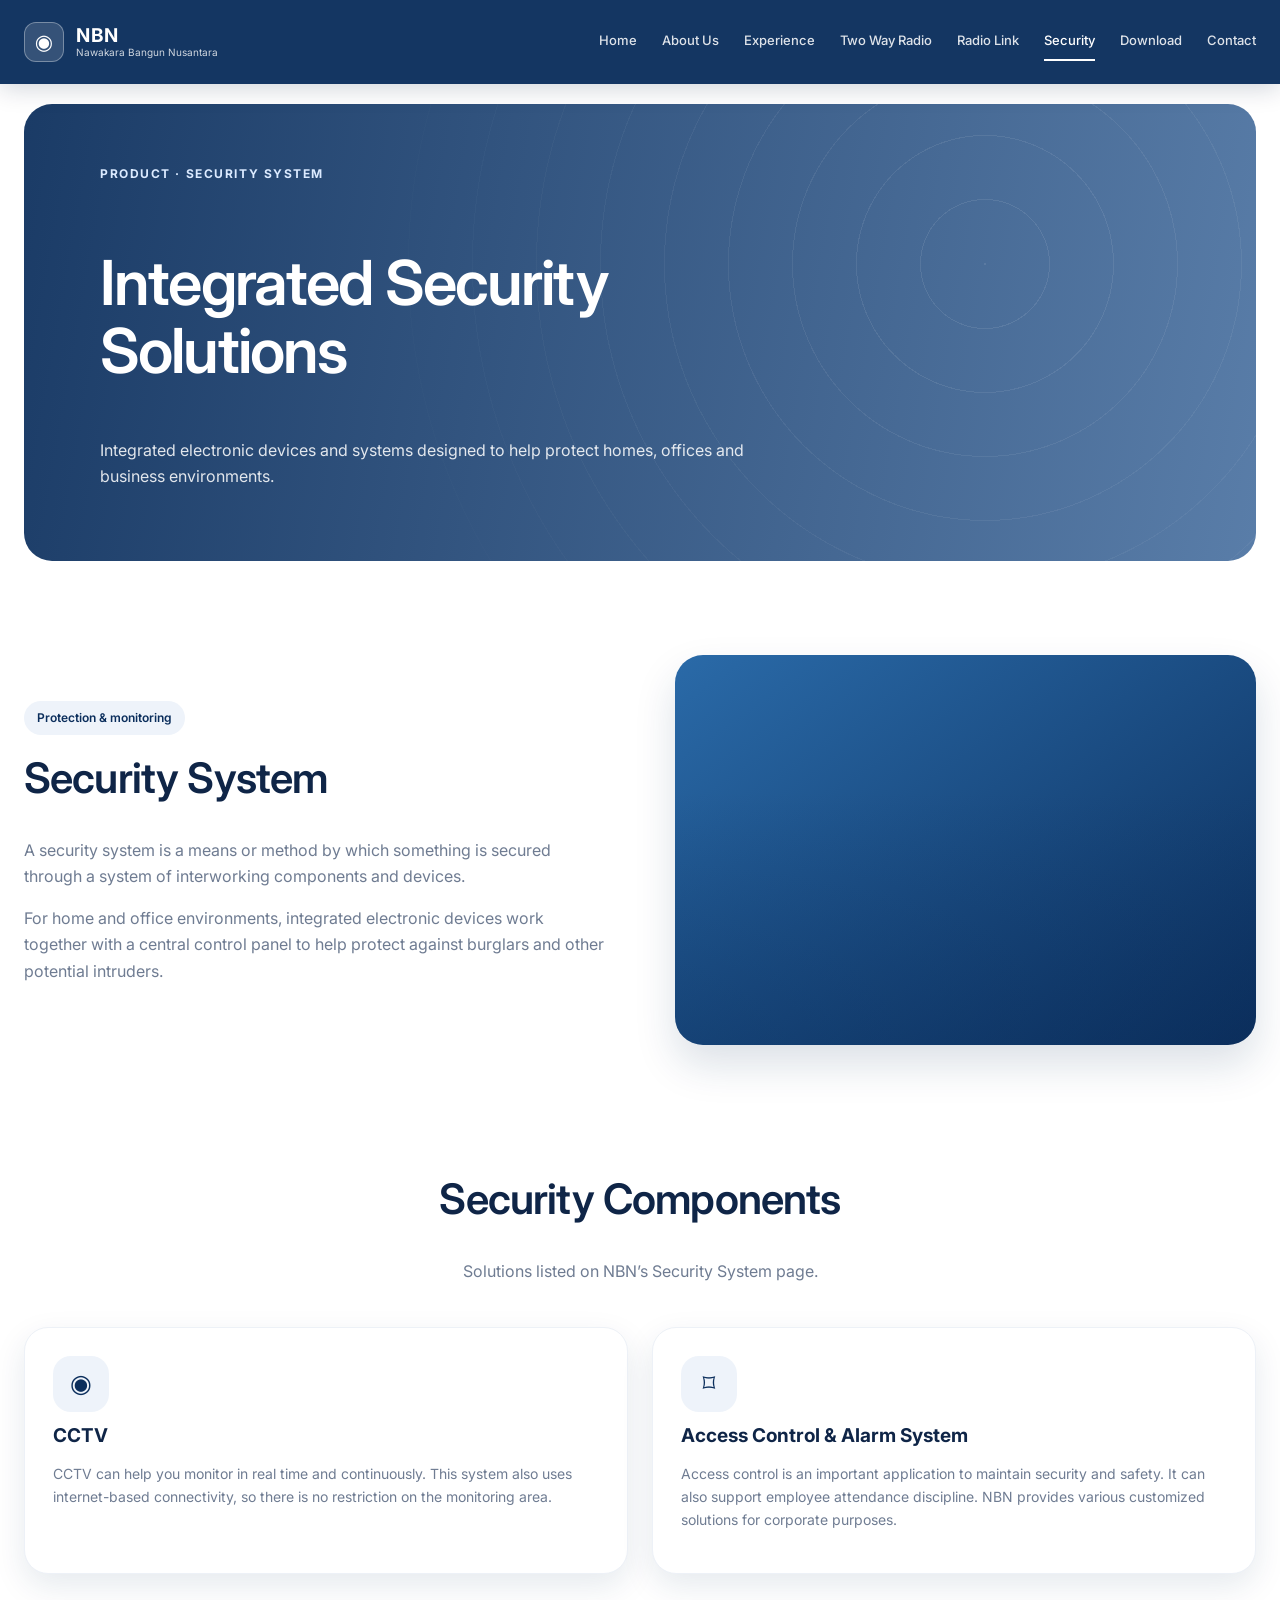
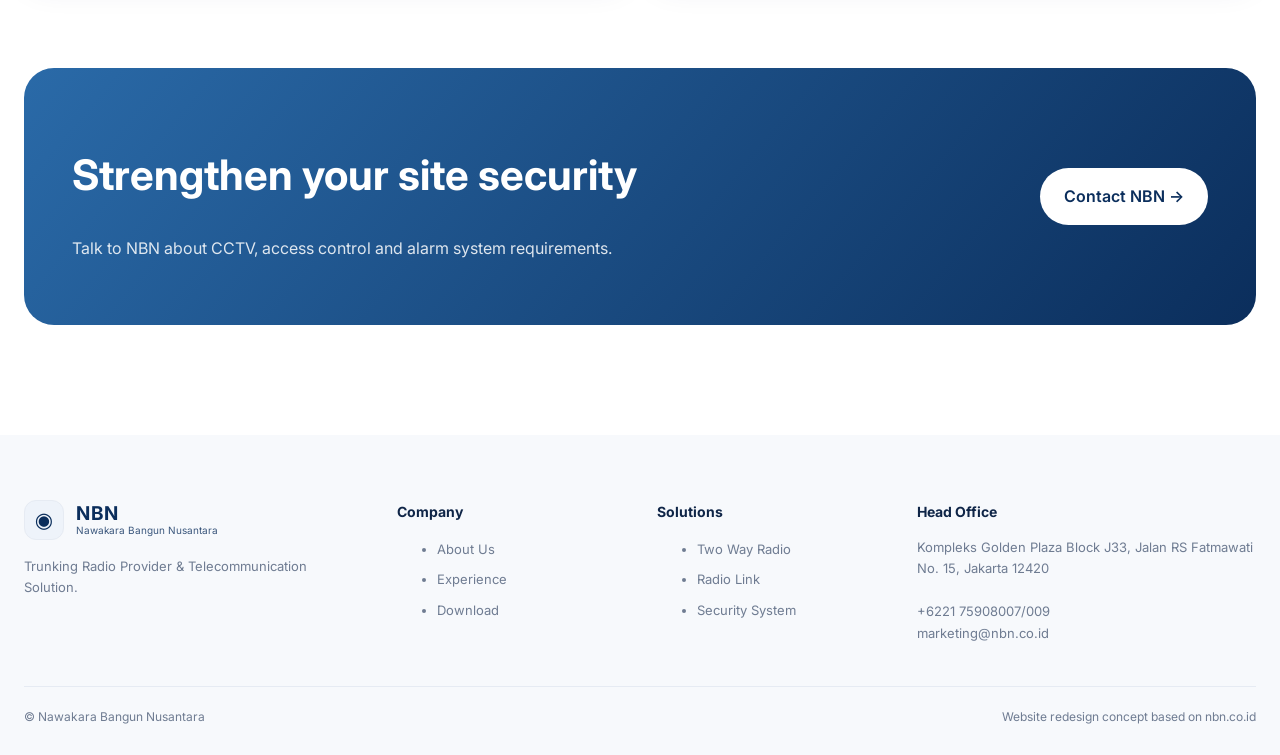
<file: nbn-website-redesign/security.html>
<!doctype html>
<html lang="en">
    <head>
        <meta charset="utf-8">
        <meta name="viewport" content="width=device-width,initial-scale=1">
        <meta name="description" content="Security System - PT Nawakara Bangun Nusantara">
        <title>
            Security System | NBN
        </title>
        <link rel="stylesheet" href="assets/styles.css">
    </head>
    <body>
        <header class="nav">
            <div class="nav__inner">
                <a class="logo" href="index.html">
                    <span class="logo__mark">
                        ◉
                    </span>
                    <span class="logo__text">
                        <b>
                            NBN
                        </b>
                        <small>
                            Nawakara Bangun Nusantara
                        </small>
                    </span>
                </a>
                <button class="nav__toggle" aria-label="Toggle navigation" aria-expanded="false">
                    ☰
                </button>
                <nav class="nav__menu" aria-label="Main navigation">
                    <a class="" href="index.html">
                        Home
                    </a>
                    <a class="" href="about.html">
                        About Us
                    </a>
                    <a class="" href="experience.html">
                        Experience
                    </a>
                    <a class="" href="radio.html">
                        Two Way Radio
                    </a>
                    <a class="" href="radiolink.html">
                        Radio Link
                    </a>
                    <a class="active" href="security.html">
                        Security
                    </a>
                    <a class="" href="download.html">
                        Download
                    </a>
                    <a class="" href="contact.html">
                        Contact
                    </a>
                </nav>
            </div>
        </header>
        <main>
            <section class="page-hero" style="--hero-image:url(https://www.nbn.co.id/assets/images/cctv.jpg)">
                <div class="page-hero__content">
                    <span class="eyebrow">
                        Product · Security System
                    </span>
                    <h1>
                        Integrated Security Solutions
                    </h1>
                    <p>
                        Integrated electronic devices and systems designed to help protect homes, offices and business environments.
                    </p>
                </div>
            </section>
            <section class="section">
                <div class="container split">
                    <div class="content">
                        <span class="pill">
                            Protection &amp; monitoring
                        </span>
                        <h2 style="margin-top:18px">
                            Security System
                        </h2>
                        <p>
                            A security system is a means or method by which something is secured through a system of interworking components and devices.
                        </p>
                        <p>
                            For home and office environments, integrated electronic devices work together with a central control panel to help protect against burglars and other potential intruders.
                        </p>
                    </div>
                    <div class="visual">
                        <img src="https://www.nbn.co.id/assets/images/cctv.jpg" alt="Security and CCTV system" onerror="this.remove()">
                    </div>
                </div>
            </section>
            <section class="section">
                <div class="container">
                    <header class="section-head">
                        <h2>
                            Security Components
                        </h2>
                        <p>
                            Solutions listed on NBN’s Security System page.
                        </p>
                    </header>
                    <div class="grid grid-2">
                        <article class="card">
                            <div class="iconbox">
                                ◉
                            </div>
                            <h3>
                                CCTV
                            </h3>
                            <p>
                                CCTV can help you monitor in real time and continuously. This system also uses internet-based connectivity, so there is no restriction on the monitoring area.
                            </p>
                        </article>
                        <article class="card">
                            <div class="iconbox">
                                ⌑
                            </div>
                            <h3>
                                Access Control &amp; Alarm System
                            </h3>
                            <p>
                                Access control is an important application to maintain security and safety. It can also support employee attendance discipline. NBN provides various customized solutions for corporate purposes.
                            </p>
                        </article>
                    </div>
                </div>
            </section>
            <section class="section">
                <div class="container">
                    <div class="callout">
                        <div>
                            <h2>Strengthen your site security</h2>
                            <p>Talk to NBN about CCTV, access control and alarm system requirements.</p>
                        </div>
                        <a class="btn btn--light" href="contact.html">Contact NBN →</a>
                    </div>
                </div>
            </section>
        </main>
        <footer class="footer">
            <div class="container">
                <div class="footer__grid">
                    <div>
                        <a class="logo" style="color:var(--navy)" href="index.html">
                            <span class="logo__mark" style="background:var(--tint);color:var(--navy);border-color:var(--line)">◉</span>
                            <span class="logo__text">
                                <b>NBN</b>
                                <small>Nawakara Bangun Nusantara</small>
                            </span>
                        </a>
                        <p style="margin-top:16px">Trunking Radio Provider &amp; Telecommunication Solution.</p>
                    </div>
                    <div>
                        <h4>Company</h4>
                        <ul>
                            <li><a href="about.html">About Us</a></li>
                            <li><a href="experience.html">Experience</a></li>
                            <li><a href="download.html">Download</a></li>
                        </ul>
                    </div>
                    <div>
                        <h4>Solutions</h4>
                        <ul>
                            <li><a href="radio.html">Two Way Radio</a></li>
                            <li><a href="radiolink.html">Radio Link</a></li>
                            <li><a href="security.html">Security System</a></li>
                        </ul>
                    </div>
                    <div>
                        <h4>Head Office</h4>
                        <address>
                            Kompleks Golden Plaza Block J33, Jalan RS Fatmawati No. 15, Jakarta 12420<br><br>
                            <a href="tel:+622175908007">+6221 75908007/009</a><br>
                            <a href="mailto:marketing@nbn.co.id">marketing@nbn.co.id</a>
                        </address>
                    </div>
                </div>
                <div class="footer__legal">
                    <span>© Nawakara Bangun Nusantara</span>
                    <span>Website redesign concept based on nbn.co.id</span>
                </div>
            </div>
        </footer>
        <script src="assets/app.js"></script>
    </body>
</html>
</file>
<file: nbn-website-redesign/assets/styles.css>
@import url('https://fonts.googleapis.com/css2?family=Inter:wght@400;500;600;700&display=swap');
:root{--navy:#0B2E5C;--blue:#1D4E89;--blue-light:#2A6AA8;--ink:#0F2547;--grey:#6F7C92;--line:#E6EBF3;--tint:#EEF3FA;--white:#fff;--radius:24px;--shadow:0 12px 32px rgba(11,46,92,.10);--font:'Inter',system-ui,sans-serif;--max:1272px}
*{box-sizing:border-box}html{scroll-behavior:smooth;scroll-padding-top:96px}body{margin:0;font-family:var(--font);color:var(--ink);line-height:1.65;background:#fff;-webkit-font-smoothing:antialiased}a{color:inherit;text-decoration:none}button,input,select,textarea{font:inherit}button{cursor:pointer}.container{width:min(var(--max),calc(100% - 48px));margin:auto}
.nav{position:fixed;z-index:20;inset:0 0 auto;background:rgba(11,46,92,.96);backdrop-filter:blur(12px);box-shadow:0 4px 24px #071d3830}.nav__inner{height:84px;display:flex;align-items:center;justify-content:space-between;width:min(var(--max),calc(100% - 48px));margin:auto}.logo{display:flex;align-items:center;gap:12px;color:white}.logo__mark{width:40px;height:40px;display:grid;place-items:center;border-radius:12px;background:#ffffff24;border:1px solid #ffffff55;font-size:21px}.logo__text{display:flex;flex-direction:column;line-height:1.15}.logo__text b{font-size:19px;letter-spacing:.05em}.logo__text small{font-size:10px;opacity:.8}.nav__menu{display:flex;align-items:center;gap:25px;color:#fff;font-size:13px;font-weight:500}.nav__menu a{opacity:.86;padding:7px 0;border-bottom:2px solid transparent}.nav__menu a:hover,.nav__menu a.active{opacity:1;border-color:#fff}.nav__toggle{display:none;background:none;border:0;color:#fff;font-size:25px}
.btn{display:inline-flex;align-items:center;justify-content:center;border:0;border-radius:999px;padding:15px 24px;background:var(--navy);color:white;font-weight:600;transition:.2s}.btn:hover{background:var(--blue);transform:translateY(-2px)}.btn--light{background:#fff;color:var(--navy)}.btn--outline{background:transparent;border:1px solid #ffffff99;color:#fff}
.page-hero{margin:104px 24px 0;min-height:390px;border-radius:28px;display:flex;align-items:flex-end;position:relative;overflow:hidden;color:#fff;background:linear-gradient(100deg,#0b2e5ceF,#1d4e89bb),var(--hero-image,linear-gradient(135deg,#2a6aa8,#0b2e5c)) center/cover}.page-hero:after{content:"";position:absolute;inset:0;background:repeating-radial-gradient(circle at 78% 35%,#ffffff18 0 1px,transparent 1px 64px);mask-image:radial-gradient(circle at 78% 35%,#000 5%,transparent 65%)}.page-hero__content{position:relative;z-index:1;padding:55px clamp(28px,6vw,76px);max-width:850px}.eyebrow{display:inline-block;font-size:12px;letter-spacing:.13em;text-transform:uppercase;font-weight:700;color:#dbeaff;margin-bottom:14px}.page-hero h1{font-size:clamp(38px,5vw,62px);line-height:1.1;letter-spacing:-.03em;font-weight:600}.page-hero p{max-width:650px;margin-top:20px;color:#ffffffdc;font-size:16px}
.section{padding:94px 0 0}.section-head{max-width:700px;margin:0 auto 42px;text-align:center}.section-head h2,.content h2{font-size:clamp(28px,3.6vw,42px);line-height:1.18;font-weight:600;letter-spacing:-.02em}.section-head p{margin-top:12px;color:var(--grey)}.muted{color:var(--grey)}.grid{display:grid;gap:24px}.grid-2{grid-template-columns:repeat(2,minmax(0,1fr))}.grid-3{grid-template-columns:repeat(3,minmax(0,1fr))}.grid-4{grid-template-columns:repeat(4,minmax(0,1fr))}
.card{background:#fff;border-radius:var(--radius);padding:28px;box-shadow:var(--shadow);border:1px solid #edf1f7}.card h3{font-size:19px;line-height:1.3;margin:12px 0 8px}.card p{font-size:14px;color:var(--grey)}.iconbox{width:56px;height:56px;border-radius:18px;background:var(--tint);color:var(--navy);display:grid;place-items:center;font-size:25px}.split{display:grid;grid-template-columns:1fr 1fr;gap:70px;align-items:center}.visual{min-height:390px;border-radius:28px;background:linear-gradient(145deg,#2a6aa8,#0b2e5c);box-shadow:0 20px 40px #0b2e5c25;position:relative;overflow:hidden}.visual img{width:100%;height:100%;min-height:390px;object-fit:cover;display:block}.visual:after{content:"";position:absolute;inset:0;background:linear-gradient(0deg,#0b2e5c55,transparent 65%);pointer-events:none}.content p{color:var(--grey);margin:15px 0}.content ul{padding-left:20px;color:var(--grey)}.content li{margin:8px 0}.pill{display:inline-flex;background:var(--tint);color:var(--navy);border-radius:99px;padding:7px 13px;font-size:12px;font-weight:600}
.stats{display:flex;gap:34px;flex-wrap:wrap;margin:28px 0}.stats b{display:block;color:var(--navy);font-size:30px;line-height:1.2}.stats span{font-size:12px;color:var(--grey)}
.callout{border-radius:30px;padding:48px;background:linear-gradient(130deg,var(--blue-light),var(--navy));color:#fff;display:flex;align-items:center;justify-content:space-between;gap:30px}.callout h2{font-size:clamp(28px,4vw,42px);line-height:1.15}.callout p{color:#ffffffd9;max-width:570px;margin-top:12px}
.table-wrap{overflow:auto;border-radius:20px;box-shadow:var(--shadow);border:1px solid var(--line)}table{border-collapse:collapse;width:100%;min-width:720px;background:#fff}th,td{text-align:left;padding:16px 18px;border-bottom:1px solid var(--line);font-size:13px}th{background:var(--tint);color:var(--navy);font-weight:700}tbody tr:hover{background:#f8faff}.filterbar{display:flex;gap:12px;flex-wrap:wrap;margin-bottom:25px}.filterbar input,.filterbar select,.form input,.form textarea{border:1px solid var(--line);border-radius:13px;padding:13px 15px;background:#fff;color:var(--ink);min-width:180px}.filterbar input{flex:1}
.feature{display:flex;gap:18px;align-items:flex-start}.feature .iconbox{flex:none}.feature h3{margin:0 0 5px}.feature p{margin:0}
.contact-card{display:flex;gap:16px}.contact-card .iconbox{flex:none}.contact-card h3{margin:0 0 5px}.contact-card p{font-size:14px;color:var(--grey);margin:0}.contact-card a{color:var(--blue);font-weight:600}
.form{display:grid;gap:14px}.form label{font-size:13px;color:var(--grey);display:grid;gap:6px}.form input,.form textarea{width:100%}.form textarea{min-height:140px;resize:vertical}.form-note{font-size:13px;color:var(--grey)}
.download-item{display:flex;align-items:center;gap:18px}.download-item .iconbox{font-size:22px}.download-item .btn{margin-left:auto}
.footer{margin-top:110px;background:#f7f9fc;padding:65px 0 28px}.footer__grid{display:grid;grid-template-columns:1.5fr 1fr 1fr 1.5fr;gap:34px}.footer h4{font-size:14px;margin:0 0 14px}.footer p,.footer li,.footer address{font-size:13px;color:var(--grey);font-style:normal}.footer li{margin:9px 0}.footer__legal{border-top:1px solid var(--line);padding-top:20px;margin-top:42px;display:flex;justify-content:space-between;gap:14px;flex-wrap:wrap;font-size:12px;color:var(--grey)}
.reveal{animation:rise .65s both}@keyframes rise{from{opacity:0;transform:translateY(18px)}to{opacity:1;transform:none}}
@media(max-width:1050px){.nav__menu{gap:13px;font-size:12px}.grid-4{grid-template-columns:repeat(2,1fr)}.footer__grid{grid-template-columns:1fr 1fr}.split{gap:35px}}
@media(max-width:820px){.nav__toggle{display:block}.nav__menu{display:none;position:absolute;top:84px;left:20px;right:20px;background:var(--navy);padding:22px;border-radius:18px;align-items:stretch;flex-direction:column;gap:13px}.nav__menu.open{display:flex}.page-hero{min-height:360px}.grid-3{grid-template-columns:repeat(2,1fr)}.split{grid-template-columns:1fr}.section{padding-top:70px}.callout{align-items:flex-start;flex-direction:column}}
@media(max-width:560px){.container,.nav__inner{width:calc(100% - 32px)}.page-hero{margin:94px 12px 0;border-radius:22px;min-height:340px}.page-hero__content{padding:35px 25px}.grid-2,.grid-3,.grid-4{grid-template-columns:1fr}.card{padding:23px}.footer__grid{grid-template-columns:1fr}.callout{padding:30px 24px}.stats{gap:20px}.download-item{align-items:flex-start;flex-wrap:wrap}.download-item .btn{margin-left:74px}}
@media(prefers-reduced-motion:reduce){*,*:before,*:after{animation:none!important;scroll-behavior:auto!important;transition:none!important}}
</file>
